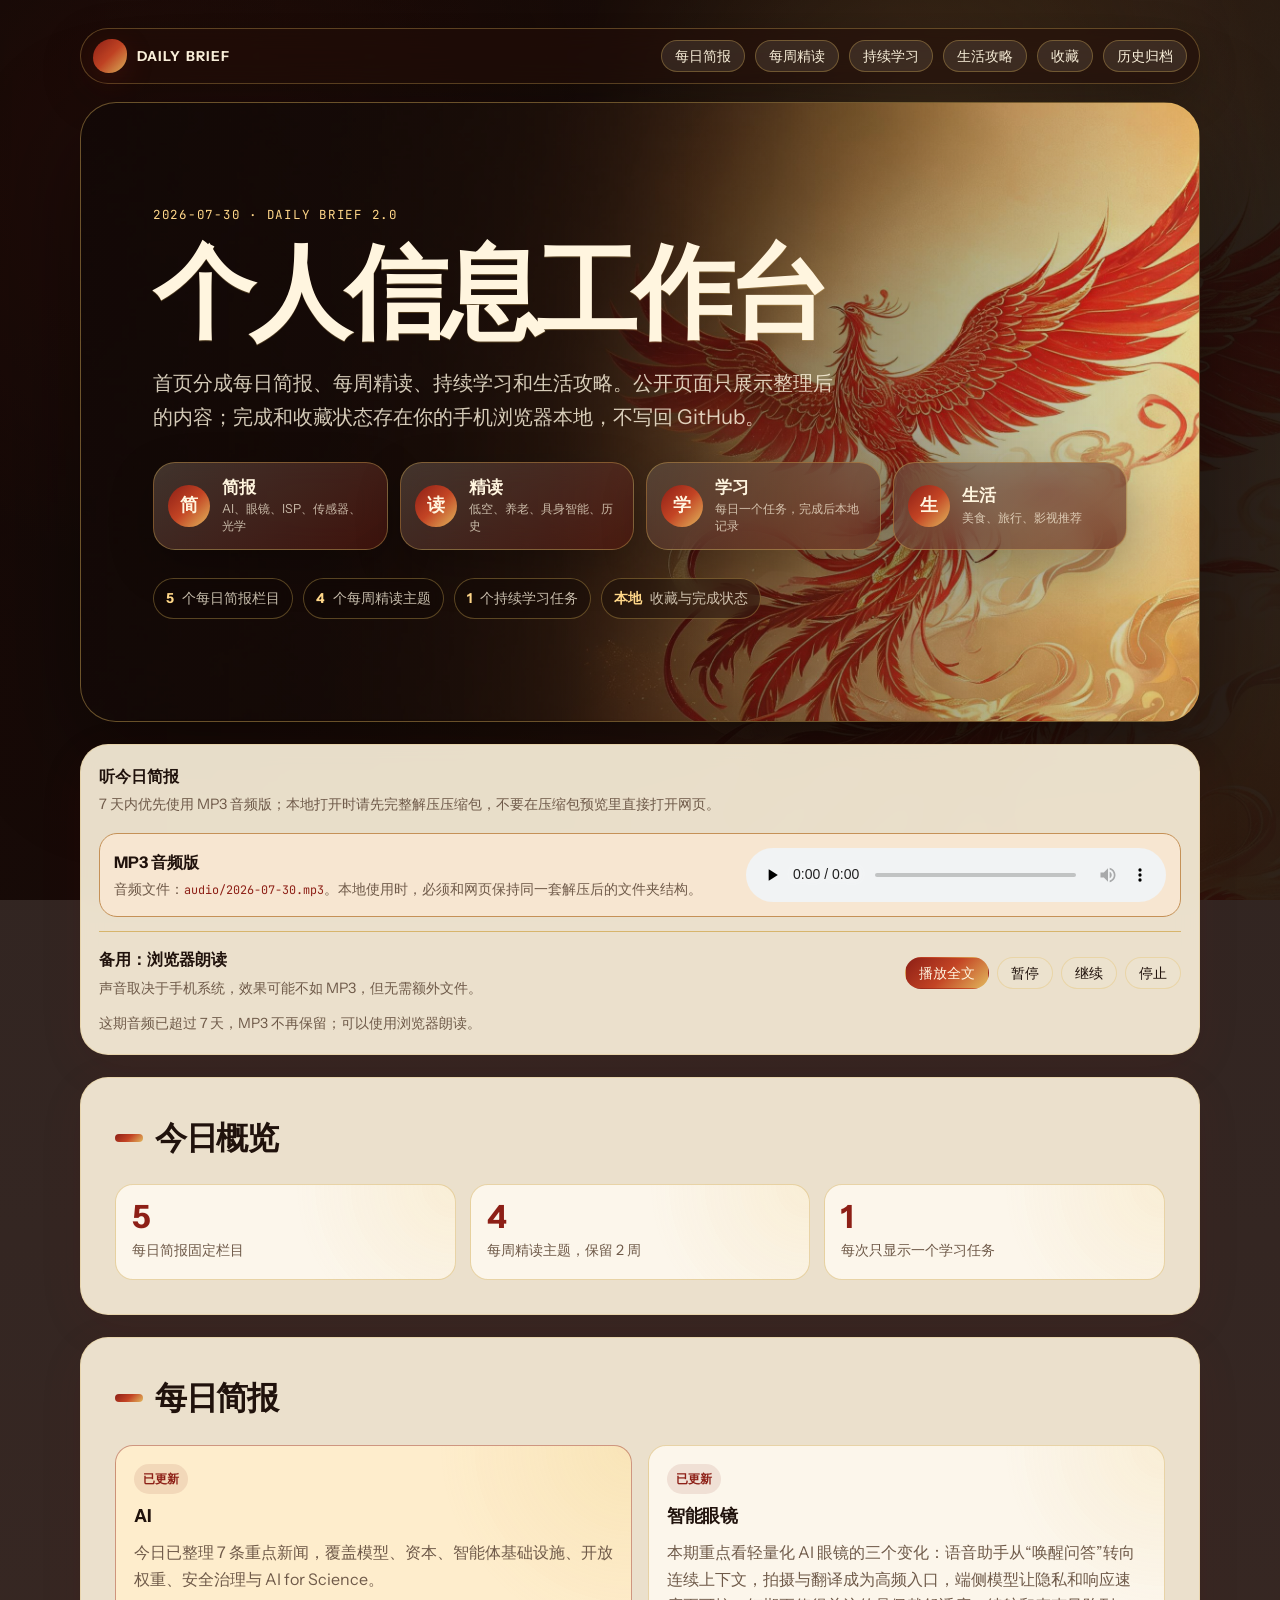
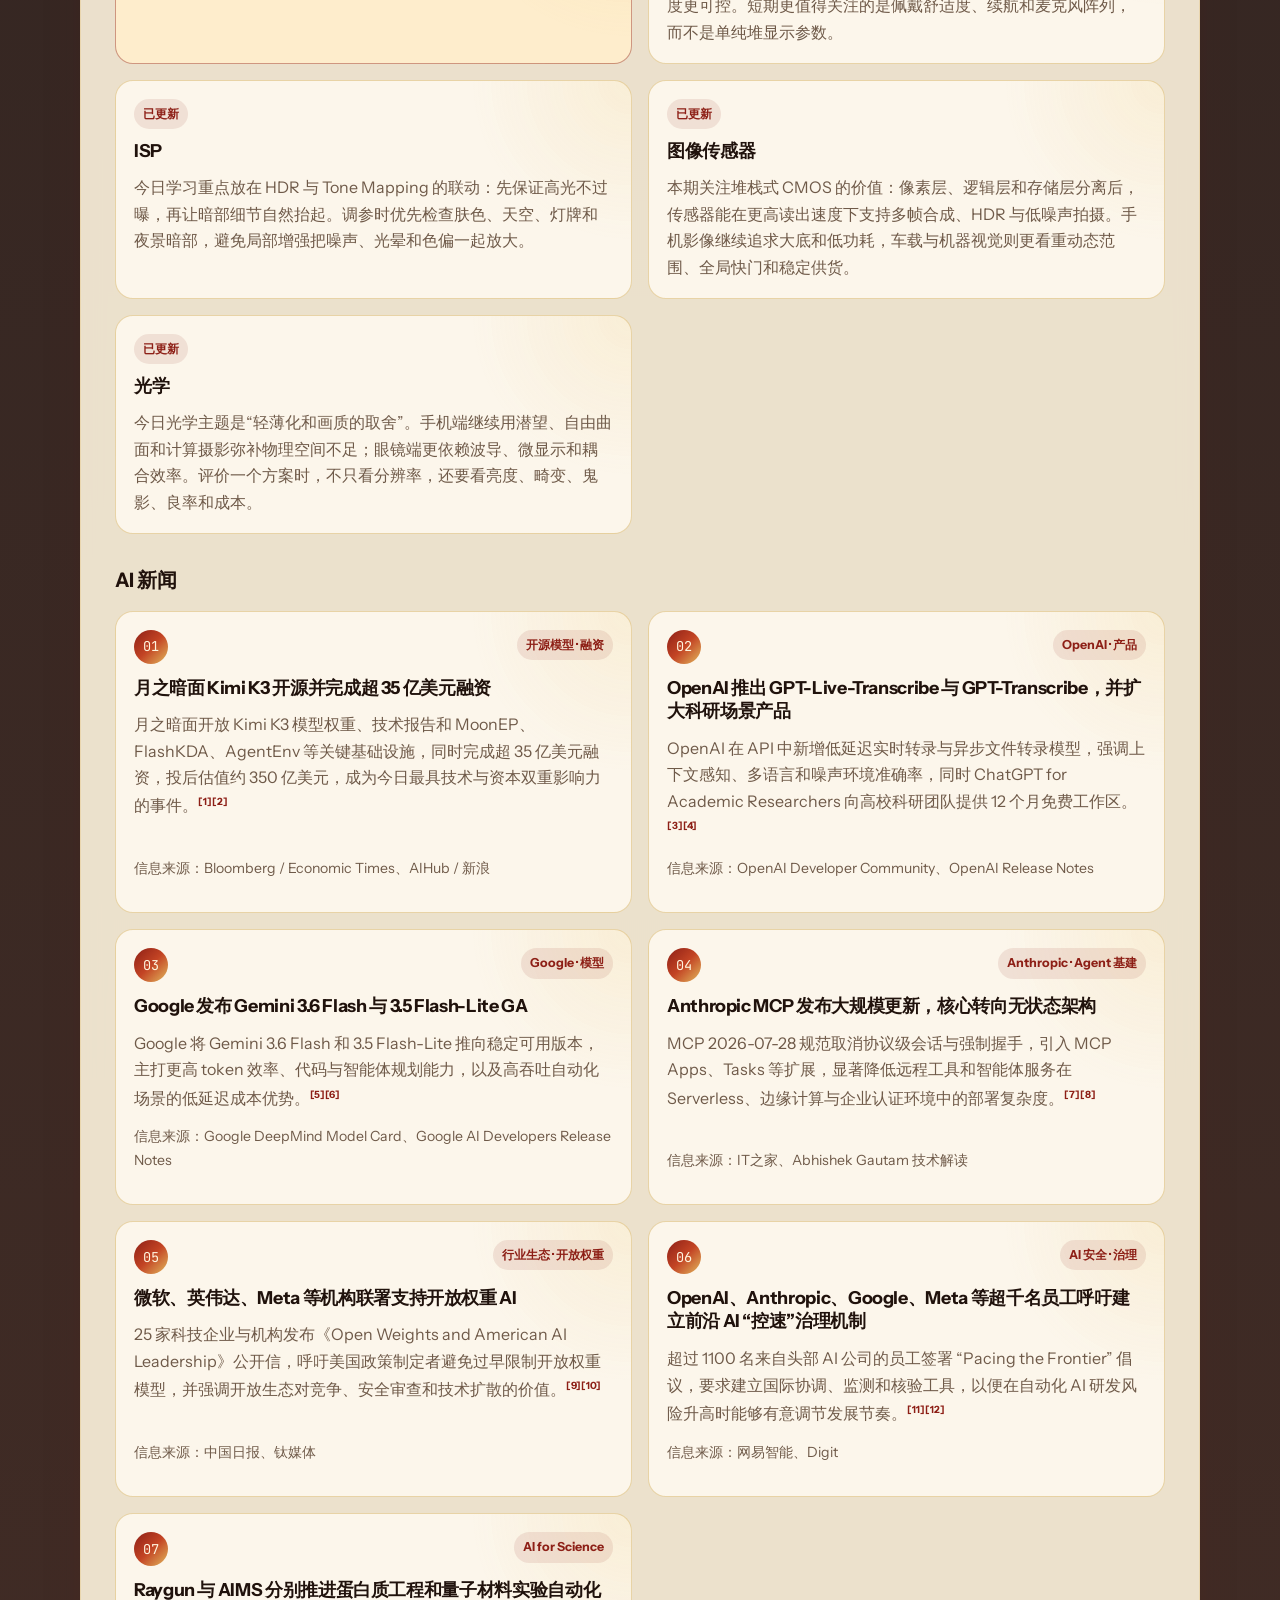
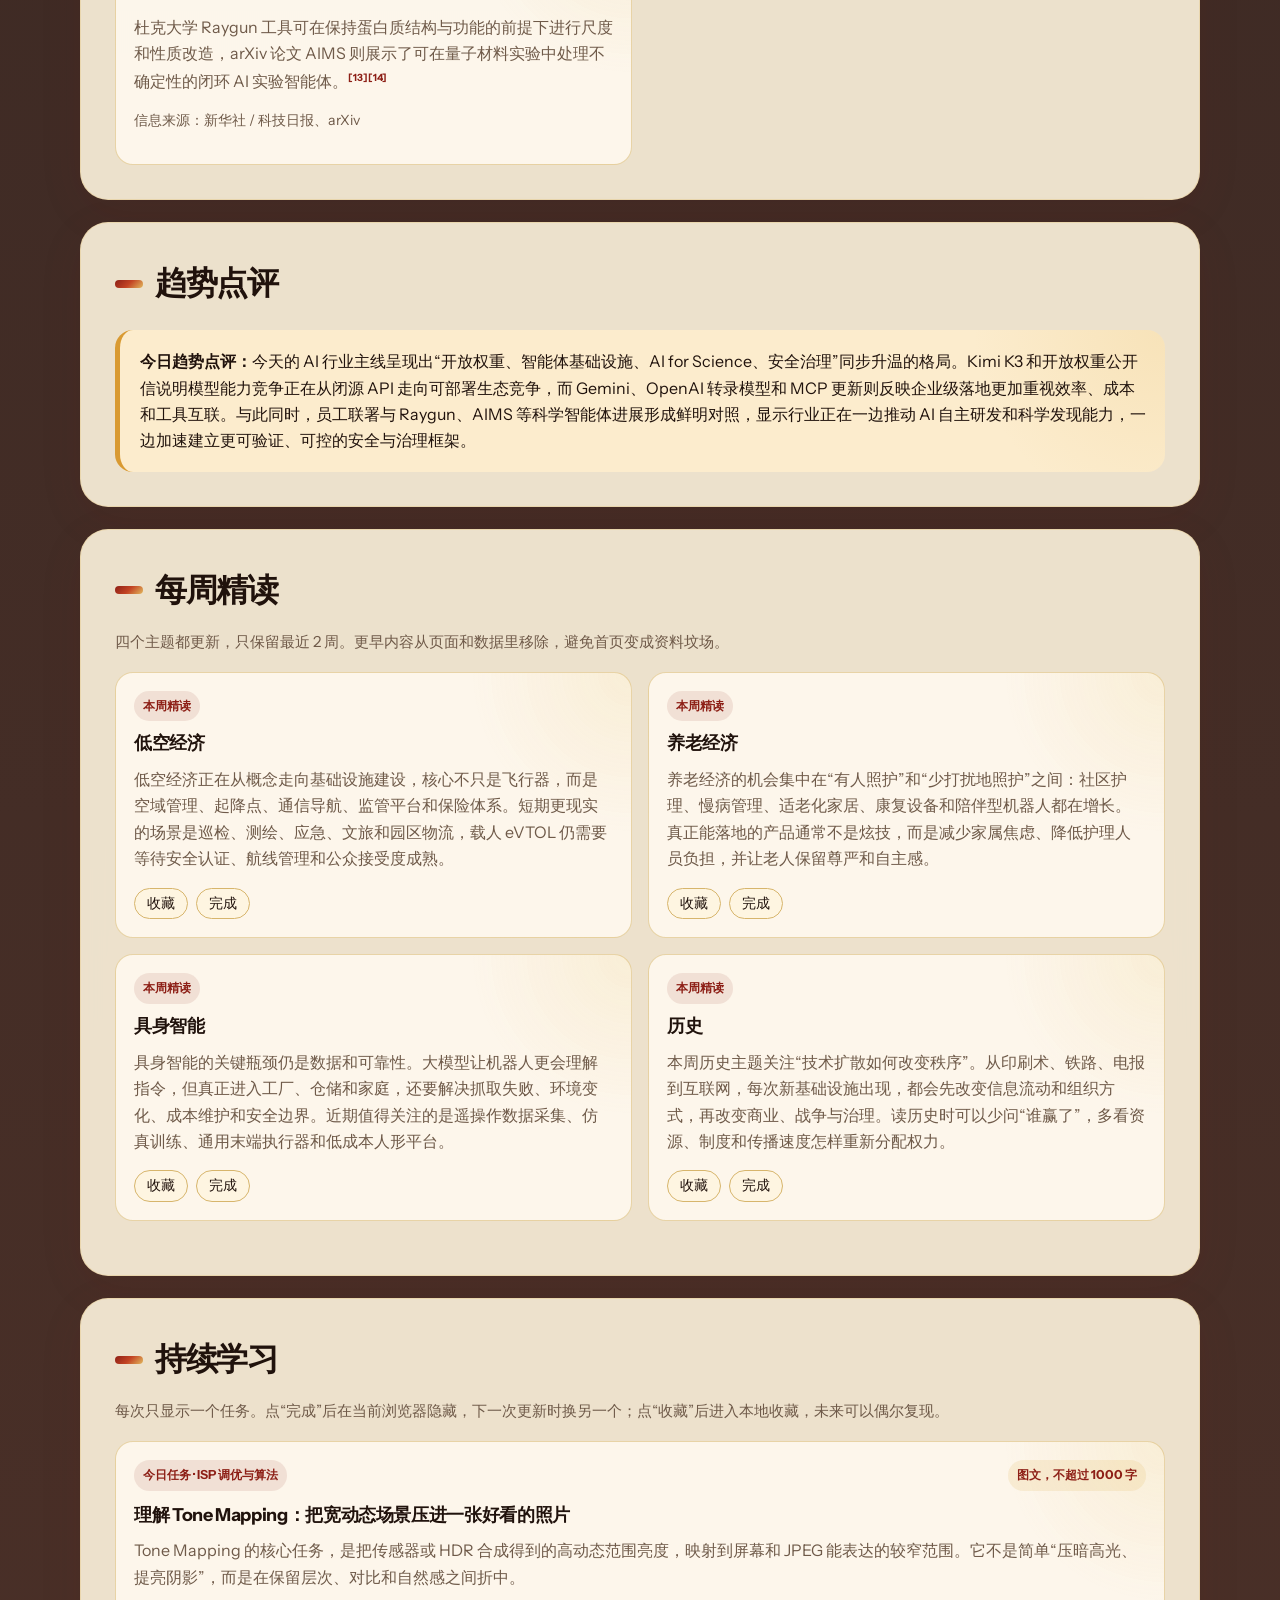
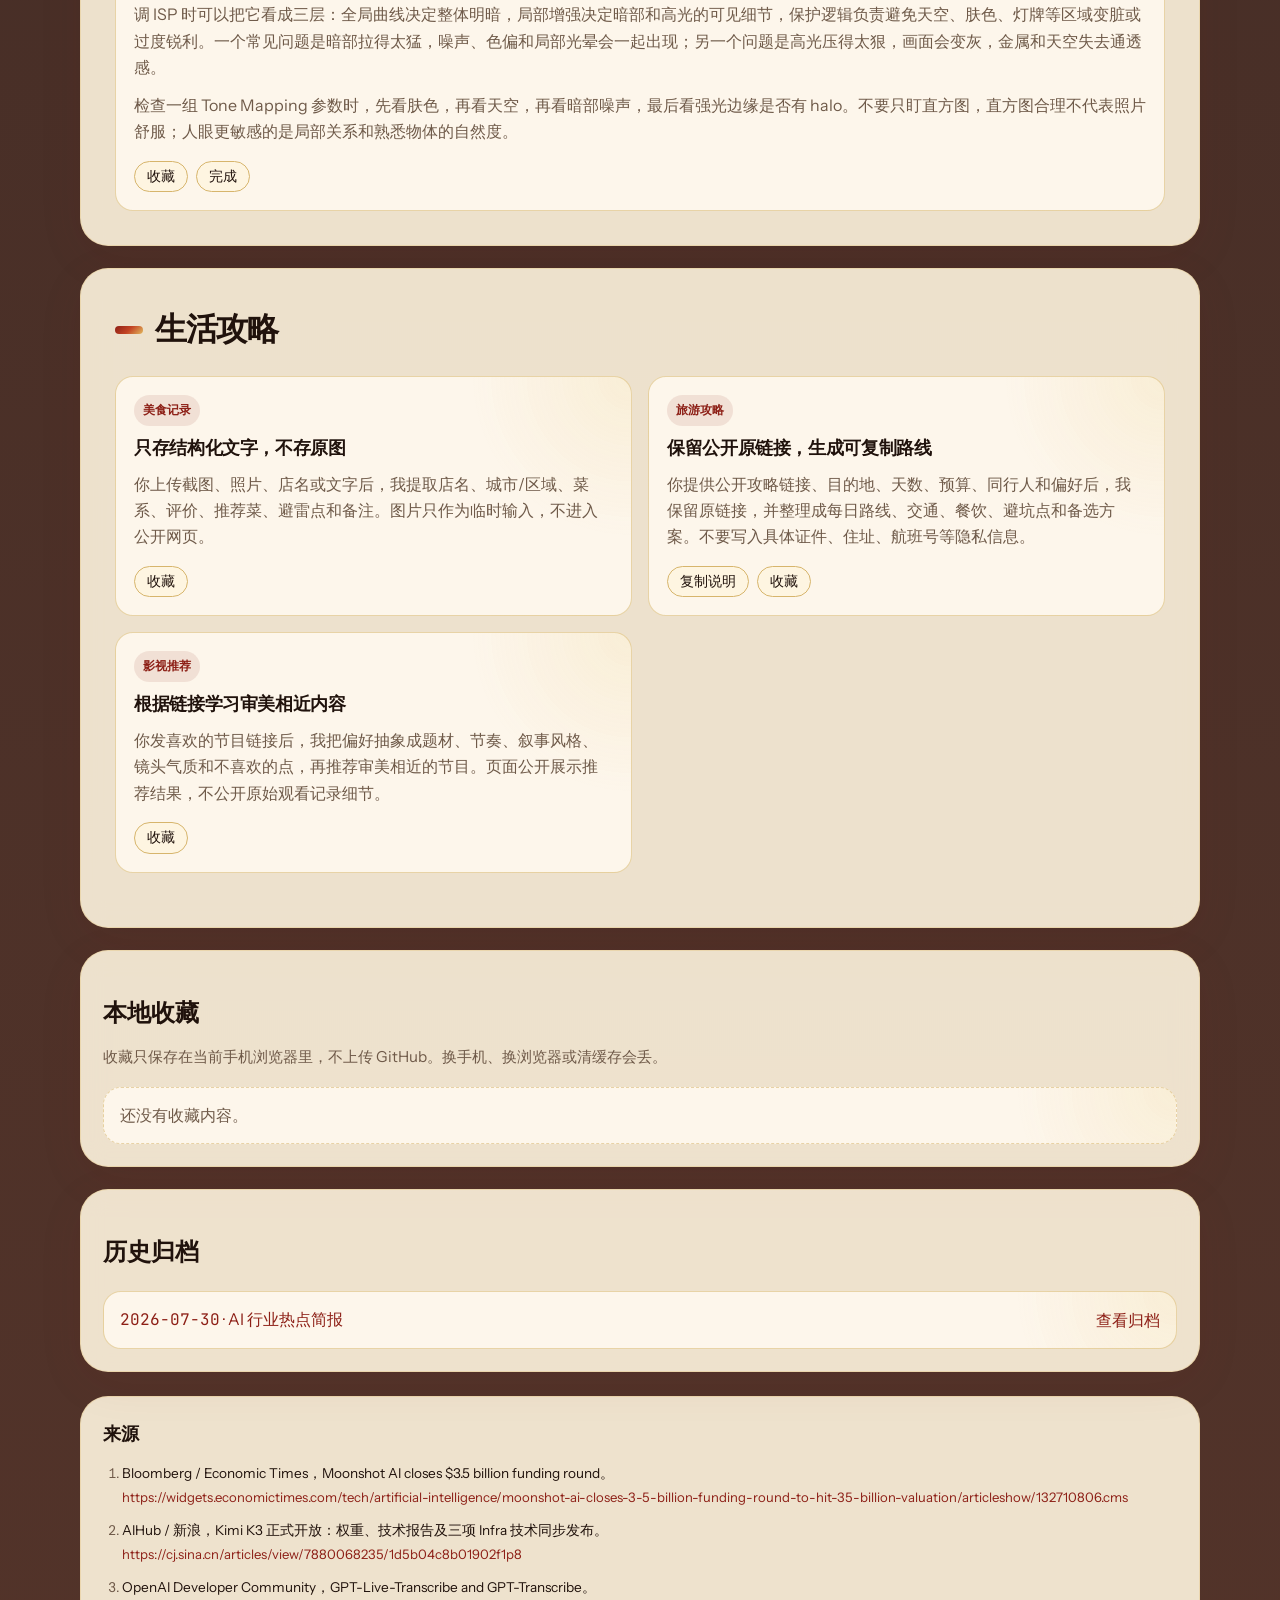
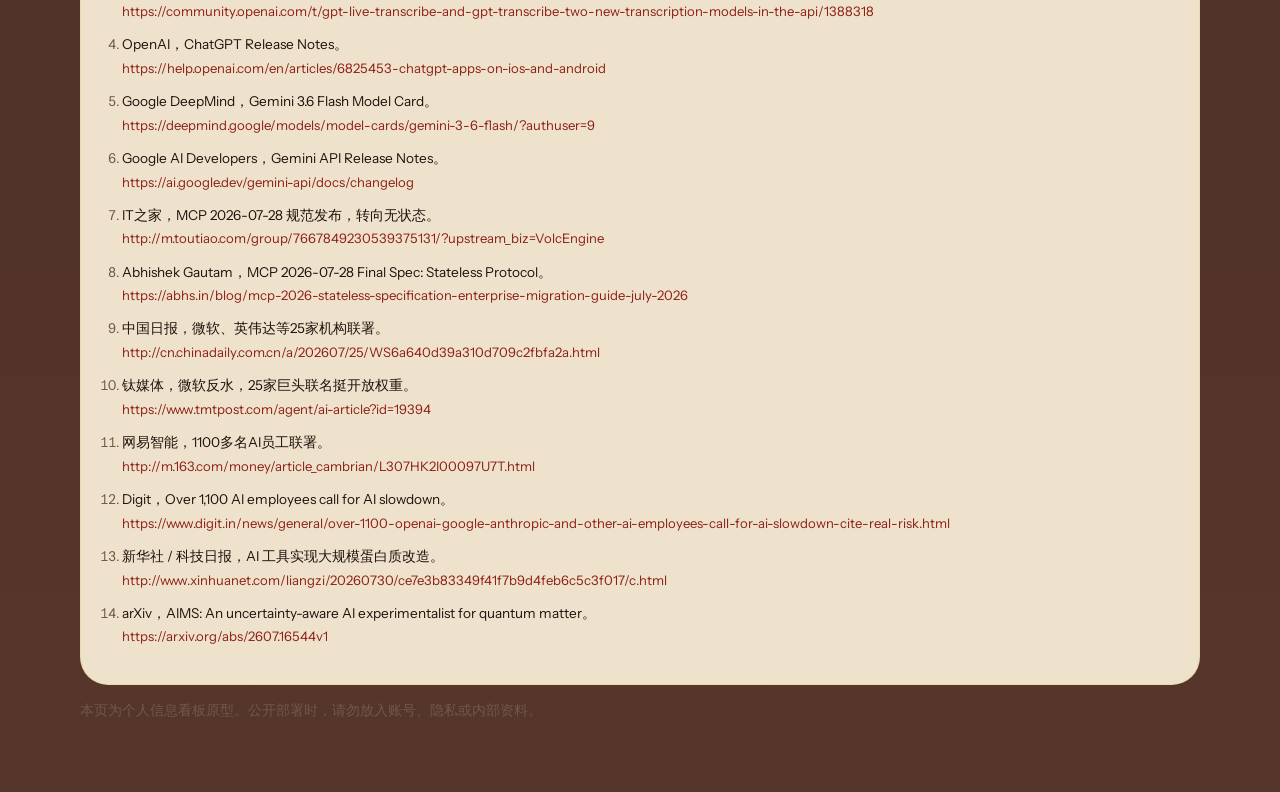
<file: daily-brief/index.html>
<!-- Generated by Trae Work -->
<!DOCTYPE html>
<html lang="zh-CN">
<head>
  <meta charset="UTF-8">
  <meta name="viewport" content="width=device-width, initial-scale=1.0">
  <title>Daily Brief｜个人信息工作台</title>
  <meta name="description" content="Daily Brief 2.0：每日简报、每周精读、持续学习、生活攻略、收藏与日期归档。">
  <link rel="stylesheet" href="assets/style.css">
</head>
<body>
  <div class="page">
    <header class="topbar">
      <div class="brand">
        <span class="brand-mark" aria-hidden="true"></span>
        <span>Daily Brief</span>
      </div>
      <nav class="nav" aria-label="页面导航">
        <a href="#daily-brief">每日简报</a>
        <a href="#weekly-deep">每周精读</a>
        <a href="#learning">持续学习</a>
        <a href="#life">生活攻略</a>
        <a href="#favorites">收藏</a>
        <a href="#archive">历史归档</a>
      </nav>
    </header>

    <main id="today">
      <section class="hero">
        <p class="kicker">2026-07-30 · Daily Brief 2.0</p>
        <h1>个人信息工作台</h1>
        <p class="hero-summary">首页分成每日简报、每周精读、持续学习和生活攻略。公开页面只展示整理后的内容；完成和收藏状态存在你的手机浏览器本地，不写回 GitHub。</p>
        <nav class="hero-categories" aria-label="核心分类">
          <a href="#daily-brief">
            <span class="category-mark">简</span>
            <span>
              <strong>简报</strong>
              <em>AI、眼镜、ISP、传感器、光学</em>
            </span>
          </a>
          <a href="#weekly-deep">
            <span class="category-mark">读</span>
            <span>
              <strong>精读</strong>
              <em>低空、养老、具身智能、历史</em>
            </span>
          </a>
          <a href="#learning">
            <span class="category-mark">学</span>
            <span>
              <strong>学习</strong>
              <em>每日一个任务，完成后本地记录</em>
            </span>
          </a>
          <a href="#life">
            <span class="category-mark">生</span>
            <span>
              <strong>生活</strong>
              <em>美食、旅行、影视推荐</em>
            </span>
          </a>
        </nav>
        <div class="meta-row">
          <span class="pill"><strong>5</strong> 个每日简报栏目</span>
          <span class="pill"><strong>4</strong> 个每周精读主题</span>
          <span class="pill"><strong>1</strong> 个持续学习任务</span>
          <span class="pill"><strong>本地</strong> 收藏与完成状态</span>
        </div>
      </section>

      <section class="audio-panel" aria-label="语音播报" data-audio-date="2026-07-30">
        <div class="audio-panel-header">
          <div>
            <p class="audio-title">听今日简报</p>
            <p class="audio-hint">7 天内优先使用 MP3 音频版；本地打开时请先完整解压压缩包，不要在压缩包预览里直接打开网页。</p>
          </div>
        </div>
        <div class="mp3-player" data-mp3-player>
          <div class="mp3-copy">
            <strong>MP3 音频版</strong>
            <span>音频文件：<code>audio/2026-07-30.mp3</code>。本地使用时，必须和网页保持同一套解压后的文件夹结构。</span>
          </div>
          <audio controls preload="none">
            <source src="audio/2026-07-30.mp3" type="audio/mpeg">
            当前浏览器不支持音频播放。
          </audio>
        </div>
        <div class="fallback-speech">
          <div>
            <p class="audio-title">备用：浏览器朗读</p>
            <p class="audio-hint">声音取决于手机系统，效果可能不如 MP3，但无需额外文件。</p>
          </div>
          <div class="audio-controls">
            <button class="audio-button primary" data-speak="play" type="button">播放全文</button>
            <button class="audio-button" data-speak="pause" type="button">暂停</button>
            <button class="audio-button" data-speak="resume" type="button">继续</button>
            <button class="audio-button" data-speak="stop" type="button">停止</button>
          </div>
        </div>
        <div class="status" data-speak-status>准备就绪。若浏览器不出声，请确认手机未静音，并使用 Chrome、Safari 或系统浏览器。</div>
      </section>

      <div data-speak-source>
        <section class="section" aria-labelledby="overview-title">
          <h2 id="overview-title">今日概览</h2>
          <div class="brief-grid">
            <div class="brief-stat">
              <div class="num">5</div>
              <div class="label">每日简报固定栏目</div>
            </div>
            <div class="brief-stat">
              <div class="num">4</div>
              <div class="label">每周精读主题，保留 2 周</div>
            </div>
            <div class="brief-stat">
              <div class="num">1</div>
              <div class="label">每次只显示一个学习任务</div>
            </div>
          </div>
        </section>

        <section id="daily-brief" class="section" aria-labelledby="news-title">
          <h2 id="news-title">每日简报</h2>
          <div class="module-grid">
            <article class="feature-card active">
              <span class="tag">已更新</span>
              <h3>AI</h3>
              <p>今日已整理 7 条重点新闻，覆盖模型、资本、智能体基础设施、开放权重、安全治理与 AI for Science。</p>
            </article>
            <article class="feature-card">
              <span class="tag">已更新</span>
              <h3>智能眼镜</h3>
              <p>本期重点看轻量化 AI 眼镜的三个变化：语音助手从“唤醒问答”转向连续上下文，拍摄与翻译成为高频入口，端侧模型让隐私和响应速度更可控。短期更值得关注的是佩戴舒适度、续航和麦克风阵列，而不是单纯堆显示参数。</p>
            </article>
            <article class="feature-card">
              <span class="tag">已更新</span>
              <h3>ISP</h3>
              <p>今日学习重点放在 HDR 与 Tone Mapping 的联动：先保证高光不过曝，再让暗部细节自然抬起。调参时优先检查肤色、天空、灯牌和夜景暗部，避免局部增强把噪声、光晕和色偏一起放大。</p>
            </article>
            <article class="feature-card">
              <span class="tag">已更新</span>
              <h3>图像传感器</h3>
              <p>本期关注堆栈式 CMOS 的价值：像素层、逻辑层和存储层分离后，传感器能在更高读出速度下支持多帧合成、HDR 与低噪声拍摄。手机影像继续追求大底和低功耗，车载与机器视觉则更看重动态范围、全局快门和稳定供货。</p>
            </article>
            <article class="feature-card">
              <span class="tag">已更新</span>
              <h3>光学</h3>
              <p>今日光学主题是“轻薄化和画质的取舍”。手机端继续用潜望、自由曲面和计算摄影弥补物理空间不足；眼镜端更依赖波导、微显示和耦合效率。评价一个方案时，不只看分辨率，还要看亮度、畸变、鬼影、良率和成本。</p>
            </article>
          </div>
          <h3 class="subsection-title" id="ai-news">AI 新闻</h3>
          <div class="cards">
            <article class="news-card">
              <div class="card-top">
                <span class="rank">01</span>
                <span class="tag">开源模型 · 融资</span>
              </div>
              <h3>月之暗面 Kimi K3 开源并完成超 35 亿美元融资</h3>
              <p class="summary">月之暗面开放 Kimi K3 模型权重、技术报告和 MoonEP、FlashKDA、AgentEnv 等关键基础设施，同时完成超 35 亿美元融资，投后估值约 350 亿美元，成为今日最具技术与资本双重影响力的事件。<sup><a href="#cite-1">[1]</a></sup><sup><a href="#cite-2">[2]</a></sup></p>
              <p class="sources-inline">信息来源：Bloomberg / Economic Times、AIHub / 新浪</p>
            </article>

            <article class="news-card">
              <div class="card-top">
                <span class="rank">02</span>
                <span class="tag">OpenAI · 产品</span>
              </div>
              <h3>OpenAI 推出 GPT-Live-Transcribe 与 GPT-Transcribe，并扩大科研场景产品</h3>
              <p class="summary">OpenAI 在 API 中新增低延迟实时转录与异步文件转录模型，强调上下文感知、多语言和噪声环境准确率，同时 ChatGPT for Academic Researchers 向高校科研团队提供 12 个月免费工作区。<sup><a href="#cite-3">[3]</a></sup><sup><a href="#cite-4">[4]</a></sup></p>
              <p class="sources-inline">信息来源：OpenAI Developer Community、OpenAI Release Notes</p>
            </article>

            <article class="news-card">
              <div class="card-top">
                <span class="rank">03</span>
                <span class="tag">Google · 模型</span>
              </div>
              <h3>Google 发布 Gemini 3.6 Flash 与 3.5 Flash-Lite GA</h3>
              <p class="summary">Google 将 Gemini 3.6 Flash 和 3.5 Flash-Lite 推向稳定可用版本，主打更高 token 效率、代码与智能体规划能力，以及高吞吐自动化场景的低延迟成本优势。<sup><a href="#cite-5">[5]</a></sup><sup><a href="#cite-6">[6]</a></sup></p>
              <p class="sources-inline">信息来源：Google DeepMind Model Card、Google AI Developers Release Notes</p>
            </article>

            <article class="news-card">
              <div class="card-top">
                <span class="rank">04</span>
                <span class="tag">Anthropic · Agent 基建</span>
              </div>
              <h3>Anthropic MCP 发布大规模更新，核心转向无状态架构</h3>
              <p class="summary">MCP 2026-07-28 规范取消协议级会话与强制握手，引入 MCP Apps、Tasks 等扩展，显著降低远程工具和智能体服务在 Serverless、边缘计算与企业认证环境中的部署复杂度。<sup><a href="#cite-7">[7]</a></sup><sup><a href="#cite-8">[8]</a></sup></p>
              <p class="sources-inline">信息来源：IT之家、Abhishek Gautam 技术解读</p>
            </article>

            <article class="news-card">
              <div class="card-top">
                <span class="rank">05</span>
                <span class="tag">行业生态 · 开放权重</span>
              </div>
              <h3>微软、英伟达、Meta 等机构联署支持开放权重 AI</h3>
              <p class="summary">25 家科技企业与机构发布《Open Weights and American AI Leadership》公开信，呼吁美国政策制定者避免过早限制开放权重模型，并强调开放生态对竞争、安全审查和技术扩散的价值。<sup><a href="#cite-9">[9]</a></sup><sup><a href="#cite-10">[10]</a></sup></p>
              <p class="sources-inline">信息来源：中国日报、钛媒体</p>
            </article>

            <article class="news-card">
              <div class="card-top">
                <span class="rank">06</span>
                <span class="tag">AI 安全 · 治理</span>
              </div>
              <h3>OpenAI、Anthropic、Google、Meta 等超千名员工呼吁建立前沿 AI “控速”治理机制</h3>
              <p class="summary">超过 1100 名来自头部 AI 公司的员工签署 “Pacing the Frontier” 倡议，要求建立国际协调、监测和核验工具，以便在自动化 AI 研发风险升高时能够有意调节发展节奏。<sup><a href="#cite-11">[11]</a></sup><sup><a href="#cite-12">[12]</a></sup></p>
              <p class="sources-inline">信息来源：网易智能、Digit</p>
            </article>

            <article class="news-card">
              <div class="card-top">
                <span class="rank">07</span>
                <span class="tag">AI for Science</span>
              </div>
              <h3>Raygun 与 AIMS 分别推进蛋白质工程和量子材料实验自动化</h3>
              <p class="summary">杜克大学 Raygun 工具可在保持蛋白质结构与功能的前提下进行尺度和性质改造，arXiv 论文 AIMS 则展示了可在量子材料实验中处理不确定性的闭环 AI 实验智能体。<sup><a href="#cite-13">[13]</a></sup><sup><a href="#cite-14">[14]</a></sup></p>
              <p class="sources-inline">信息来源：新华社 / 科技日报、arXiv</p>
            </article>
          </div>
        </section>

        <section class="section" aria-labelledby="trend-title">
          <h2 id="trend-title">趋势点评</h2>
          <div class="trend">
            <p><strong>今日趋势点评：</strong>今天的 AI 行业主线呈现出“开放权重、智能体基础设施、AI for Science、安全治理”同步升温的格局。Kimi K3 和开放权重公开信说明模型能力竞争正在从闭源 API 走向可部署生态竞争，而 Gemini、OpenAI 转录模型和 MCP 更新则反映企业级落地更加重视效率、成本和工具互联。与此同时，员工联署与 Raygun、AIMS 等科学智能体进展形成鲜明对照，显示行业正在一边推动 AI 自主研发和科学发现能力，一边加速建立更可验证、可控的安全与治理框架。</p>
          </div>
        </section>

        <section id="weekly-deep" class="section" aria-labelledby="weekly-title">
          <h2 id="weekly-title">每周精读</h2>
          <p class="section-note">四个主题都更新，只保留最近 2 周。更早内容从页面和数据里移除，避免首页变成资料坟场。</p>
          <div class="module-grid">
            <article class="feature-card" data-item-id="weekly-low-altitude-2026w31">
              <span class="tag">本周精读</span>
              <h3>低空经济</h3>
              <p>低空经济正在从概念走向基础设施建设，核心不只是飞行器，而是空域管理、起降点、通信导航、监管平台和保险体系。短期更现实的场景是巡检、测绘、应急、文旅和园区物流，载人 eVTOL 仍需要等待安全认证、航线管理和公众接受度成熟。</p>
              <div class="action-row">
                <button class="state-button" data-action="favorite" data-title="每周精读：低空经济">收藏</button>
                <button class="state-button" data-action="complete" data-title="每周精读：低空经济">完成</button>
              </div>
            </article>
            <article class="feature-card" data-item-id="weekly-silver-economy-2026w31">
              <span class="tag">本周精读</span>
              <h3>养老经济</h3>
              <p>养老经济的机会集中在“有人照护”和“少打扰地照护”之间：社区护理、慢病管理、适老化家居、康复设备和陪伴型机器人都在增长。真正能落地的产品通常不是炫技，而是减少家属焦虑、降低护理人员负担，并让老人保留尊严和自主感。</p>
              <div class="action-row">
                <button class="state-button" data-action="favorite" data-title="每周精读：养老经济">收藏</button>
                <button class="state-button" data-action="complete" data-title="每周精读：养老经济">完成</button>
              </div>
            </article>
            <article class="feature-card" data-item-id="weekly-embodied-ai-2026w31">
              <span class="tag">本周精读</span>
              <h3>具身智能</h3>
              <p>具身智能的关键瓶颈仍是数据和可靠性。大模型让机器人更会理解指令，但真正进入工厂、仓储和家庭，还要解决抓取失败、环境变化、成本维护和安全边界。近期值得关注的是遥操作数据采集、仿真训练、通用末端执行器和低成本人形平台。</p>
              <div class="action-row">
                <button class="state-button" data-action="favorite" data-title="每周精读：具身智能">收藏</button>
                <button class="state-button" data-action="complete" data-title="每周精读：具身智能">完成</button>
              </div>
            </article>
            <article class="feature-card" data-item-id="weekly-history-2026w31">
              <span class="tag">本周精读</span>
              <h3>历史</h3>
              <p>本周历史主题关注“技术扩散如何改变秩序”。从印刷术、铁路、电报到互联网，每次新基础设施出现，都会先改变信息流动和组织方式，再改变商业、战争与治理。读历史时可以少问“谁赢了”，多看资源、制度和传播速度怎样重新分配权力。</p>
              <div class="action-row">
                <button class="state-button" data-action="favorite" data-title="每周精读：历史">收藏</button>
                <button class="state-button" data-action="complete" data-title="每周精读：历史">完成</button>
              </div>
            </article>
          </div>
        </section>

        <section id="learning" class="section" aria-labelledby="learning-title">
          <h2 id="learning-title">持续学习</h2>
          <p class="section-note">每次只显示一个任务。点“完成”后在当前浏览器隐藏，下一次更新时换另一个；点“收藏”后进入本地收藏，未来可以偶尔复现。</p>
          <article class="learning-card" data-item-id="learning-isp-tone-mapping-2026-07-30">
            <div class="card-top">
              <span class="tag">今日任务 · ISP 调优与算法</span>
              <span class="tag muted-tag">图文，不超过 1000 字</span>
            </div>
            <h3>理解 Tone Mapping：把宽动态场景压进一张好看的照片</h3>
            <p>Tone Mapping 的核心任务，是把传感器或 HDR 合成得到的高动态范围亮度，映射到屏幕和 JPEG 能表达的较窄范围。它不是简单“压暗高光、提亮阴影”，而是在保留层次、对比和自然感之间折中。</p>
            <p>调 ISP 时可以把它看成三层：全局曲线决定整体明暗，局部增强决定暗部和高光的可见细节，保护逻辑负责避免天空、肤色、灯牌等区域变脏或过度锐利。一个常见问题是暗部拉得太猛，噪声、色偏和局部光晕会一起出现；另一个问题是高光压得太狠，画面会变灰，金属和天空失去通透感。</p>
            <p>检查一组 Tone Mapping 参数时，先看肤色，再看天空，再看暗部噪声，最后看强光边缘是否有 halo。不要只盯直方图，直方图合理不代表照片舒服；人眼更敏感的是局部关系和熟悉物体的自然度。</p>
            <div class="action-row">
              <button class="state-button" data-action="favorite" data-title="持续学习：理解 Tone Mapping">收藏</button>
              <button class="state-button" data-action="complete" data-title="持续学习：理解 Tone Mapping">完成</button>
            </div>
          </article>
        </section>

        <section id="life" class="section" aria-labelledby="life-title">
          <h2 id="life-title">生活攻略</h2>
          <div class="module-grid">
            <article class="feature-card" data-item-id="life-food-ledger">
              <span class="tag">美食记录</span>
              <h3>只存结构化文字，不存原图</h3>
              <p>你上传截图、照片、店名或文字后，我提取店名、城市/区域、菜系、评价、推荐菜、避雷点和备注。图片只作为临时输入，不进入公开网页。</p>
              <div class="action-row">
                <button class="state-button" data-action="favorite" data-title="生活攻略：美食记录规则">收藏</button>
              </div>
            </article>
            <article class="feature-card" data-item-id="life-travel-planner">
              <span class="tag">旅游攻略</span>
              <h3>保留公开原链接，生成可复制路线</h3>
              <p id="travel-copy">你提供公开攻略链接、目的地、天数、预算、同行人和偏好后，我保留原链接，并整理成每日路线、交通、餐饮、避坑点和备选方案。不要写入具体证件、住址、航班号等隐私信息。</p>
              <div class="action-row">
                <button class="state-button" data-copy-target="travel-copy">复制说明</button>
                <button class="state-button" data-action="favorite" data-title="生活攻略：旅游攻略规则">收藏</button>
              </div>
            </article>
            <article class="feature-card" data-item-id="life-media-taste">
              <span class="tag">影视推荐</span>
              <h3>根据链接学习审美相近内容</h3>
              <p>你发喜欢的节目链接后，我把偏好抽象成题材、节奏、叙事风格、镜头气质和不喜欢的点，再推荐审美相近的节目。页面公开展示推荐结果，不公开原始观看记录细节。</p>
              <div class="action-row">
                <button class="state-button" data-action="favorite" data-title="生活攻略：影视推荐规则">收藏</button>
              </div>
            </article>
          </div>
        </section>
      </div>

      <section id="favorites" class="archive-panel" aria-labelledby="favorites-title">
        <h2 id="favorites-title">本地收藏</h2>
        <p class="section-note">收藏只保存在当前手机浏览器里，不上传 GitHub。换手机、换浏览器或清缓存会丢。</p>
        <ul class="archive-list" data-favorites-list>
          <li class="empty-state">还没有收藏内容。</li>
        </ul>
      </section>

      <section id="archive" class="archive-panel" aria-labelledby="archive-title">
        <h2 id="archive-title">历史归档</h2>
        <ul class="archive-list">
          <li>
            <a href="2026/07/30/">
              <span><span class="archive-date">2026-07-30</span> · AI 行业热点简报</span>
              <span>查看归档</span>
            </a>
          </li>
        </ul>
      </section>
    </main>

    <footer>
      <div id="sources" class="sources">
        <h2>来源</h2>
        <ol>
          <li id="cite-1"><span class="src-title">Bloomberg / Economic Times，Moonshot AI closes $3.5 billion funding round。</span><a class="src-url" href="https://widgets.economictimes.com/tech/artificial-intelligence/moonshot-ai-closes-3-5-billion-funding-round-to-hit-35-billion-valuation/articleshow/132710806.cms" target="_blank" rel="noopener">https://widgets.economictimes.com/tech/artificial-intelligence/moonshot-ai-closes-3-5-billion-funding-round-to-hit-35-billion-valuation/articleshow/132710806.cms</a></li>
          <li id="cite-2"><span class="src-title">AIHub / 新浪，Kimi K3 正式开放：权重、技术报告及三项 Infra 技术同步发布。</span><a class="src-url" href="https://cj.sina.cn/articles/view/7880068235/1d5b04c8b01902f1p8" target="_blank" rel="noopener">https://cj.sina.cn/articles/view/7880068235/1d5b04c8b01902f1p8</a></li>
          <li id="cite-3"><span class="src-title">OpenAI Developer Community，GPT-Live-Transcribe and GPT-Transcribe。</span><a class="src-url" href="https://community.openai.com/t/gpt-live-transcribe-and-gpt-transcribe-two-new-transcription-models-in-the-api/1388318" target="_blank" rel="noopener">https://community.openai.com/t/gpt-live-transcribe-and-gpt-transcribe-two-new-transcription-models-in-the-api/1388318</a></li>
          <li id="cite-4"><span class="src-title">OpenAI，ChatGPT Release Notes。</span><a class="src-url" href="https://help.openai.com/en/articles/6825453-chatgpt-apps-on-ios-and-android" target="_blank" rel="noopener">https://help.openai.com/en/articles/6825453-chatgpt-apps-on-ios-and-android</a></li>
          <li id="cite-5"><span class="src-title">Google DeepMind，Gemini 3.6 Flash Model Card。</span><a class="src-url" href="https://deepmind.google/models/model-cards/gemini-3-6-flash/?authuser=9" target="_blank" rel="noopener">https://deepmind.google/models/model-cards/gemini-3-6-flash/?authuser=9</a></li>
          <li id="cite-6"><span class="src-title">Google AI Developers，Gemini API Release Notes。</span><a class="src-url" href="https://ai.google.dev/gemini-api/docs/changelog" target="_blank" rel="noopener">https://ai.google.dev/gemini-api/docs/changelog</a></li>
          <li id="cite-7"><span class="src-title">IT之家，MCP 2026-07-28 规范发布，转向无状态。</span><a class="src-url" href="http://m.toutiao.com/group/7667849230539375131/?upstream_biz=VolcEngine" target="_blank" rel="noopener">http://m.toutiao.com/group/7667849230539375131/?upstream_biz=VolcEngine</a></li>
          <li id="cite-8"><span class="src-title">Abhishek Gautam，MCP 2026-07-28 Final Spec: Stateless Protocol。</span><a class="src-url" href="https://abhs.in/blog/mcp-2026-stateless-specification-enterprise-migration-guide-july-2026" target="_blank" rel="noopener">https://abhs.in/blog/mcp-2026-stateless-specification-enterprise-migration-guide-july-2026</a></li>
          <li id="cite-9"><span class="src-title">中国日报，微软、英伟达等25家机构联署。</span><a class="src-url" href="http://cn.chinadaily.com.cn/a/202607/25/WS6a640d39a310d709c2fbfa2a.html" target="_blank" rel="noopener">http://cn.chinadaily.com.cn/a/202607/25/WS6a640d39a310d709c2fbfa2a.html</a></li>
          <li id="cite-10"><span class="src-title">钛媒体，微软反水，25家巨头联名挺开放权重。</span><a class="src-url" href="https://www.tmtpost.com/agent/ai-article?id=19394" target="_blank" rel="noopener">https://www.tmtpost.com/agent/ai-article?id=19394</a></li>
          <li id="cite-11"><span class="src-title">网易智能，1100多名AI员工联署。</span><a class="src-url" href="http://m.163.com/money/article_cambrian/L307HK2I00097U7T.html" target="_blank" rel="noopener">http://m.163.com/money/article_cambrian/L307HK2I00097U7T.html</a></li>
          <li id="cite-12"><span class="src-title">Digit，Over 1,100 AI employees call for AI slowdown。</span><a class="src-url" href="https://www.digit.in/news/general/over-1100-openai-google-anthropic-and-other-ai-employees-call-for-ai-slowdown-cite-real-risk.html" target="_blank" rel="noopener">https://www.digit.in/news/general/over-1100-openai-google-anthropic-and-other-ai-employees-call-for-ai-slowdown-cite-real-risk.html</a></li>
          <li id="cite-13"><span class="src-title">新华社 / 科技日报，AI 工具实现大规模蛋白质改造。</span><a class="src-url" href="http://www.xinhuanet.com/liangzi/20260730/ce7e3b83349f41f7b9d4feb6c5c3f017/c.html" target="_blank" rel="noopener">http://www.xinhuanet.com/liangzi/20260730/ce7e3b83349f41f7b9d4feb6c5c3f017/c.html</a></li>
          <li id="cite-14"><span class="src-title">arXiv，AIMS: An uncertainty-aware AI experimentalist for quantum matter。</span><a class="src-url" href="https://arxiv.org/abs/2607.16544v1" target="_blank" rel="noopener">https://arxiv.org/abs/2607.16544v1</a></li>
        </ol>
      </div>
      <p>本页为个人信息看板原型。公开部署时，请勿放入账号、隐私或内部资料。</p>
    </footer>
  </div>

  <script src="assets/app.js"></script>
</body>
</html>
</file>
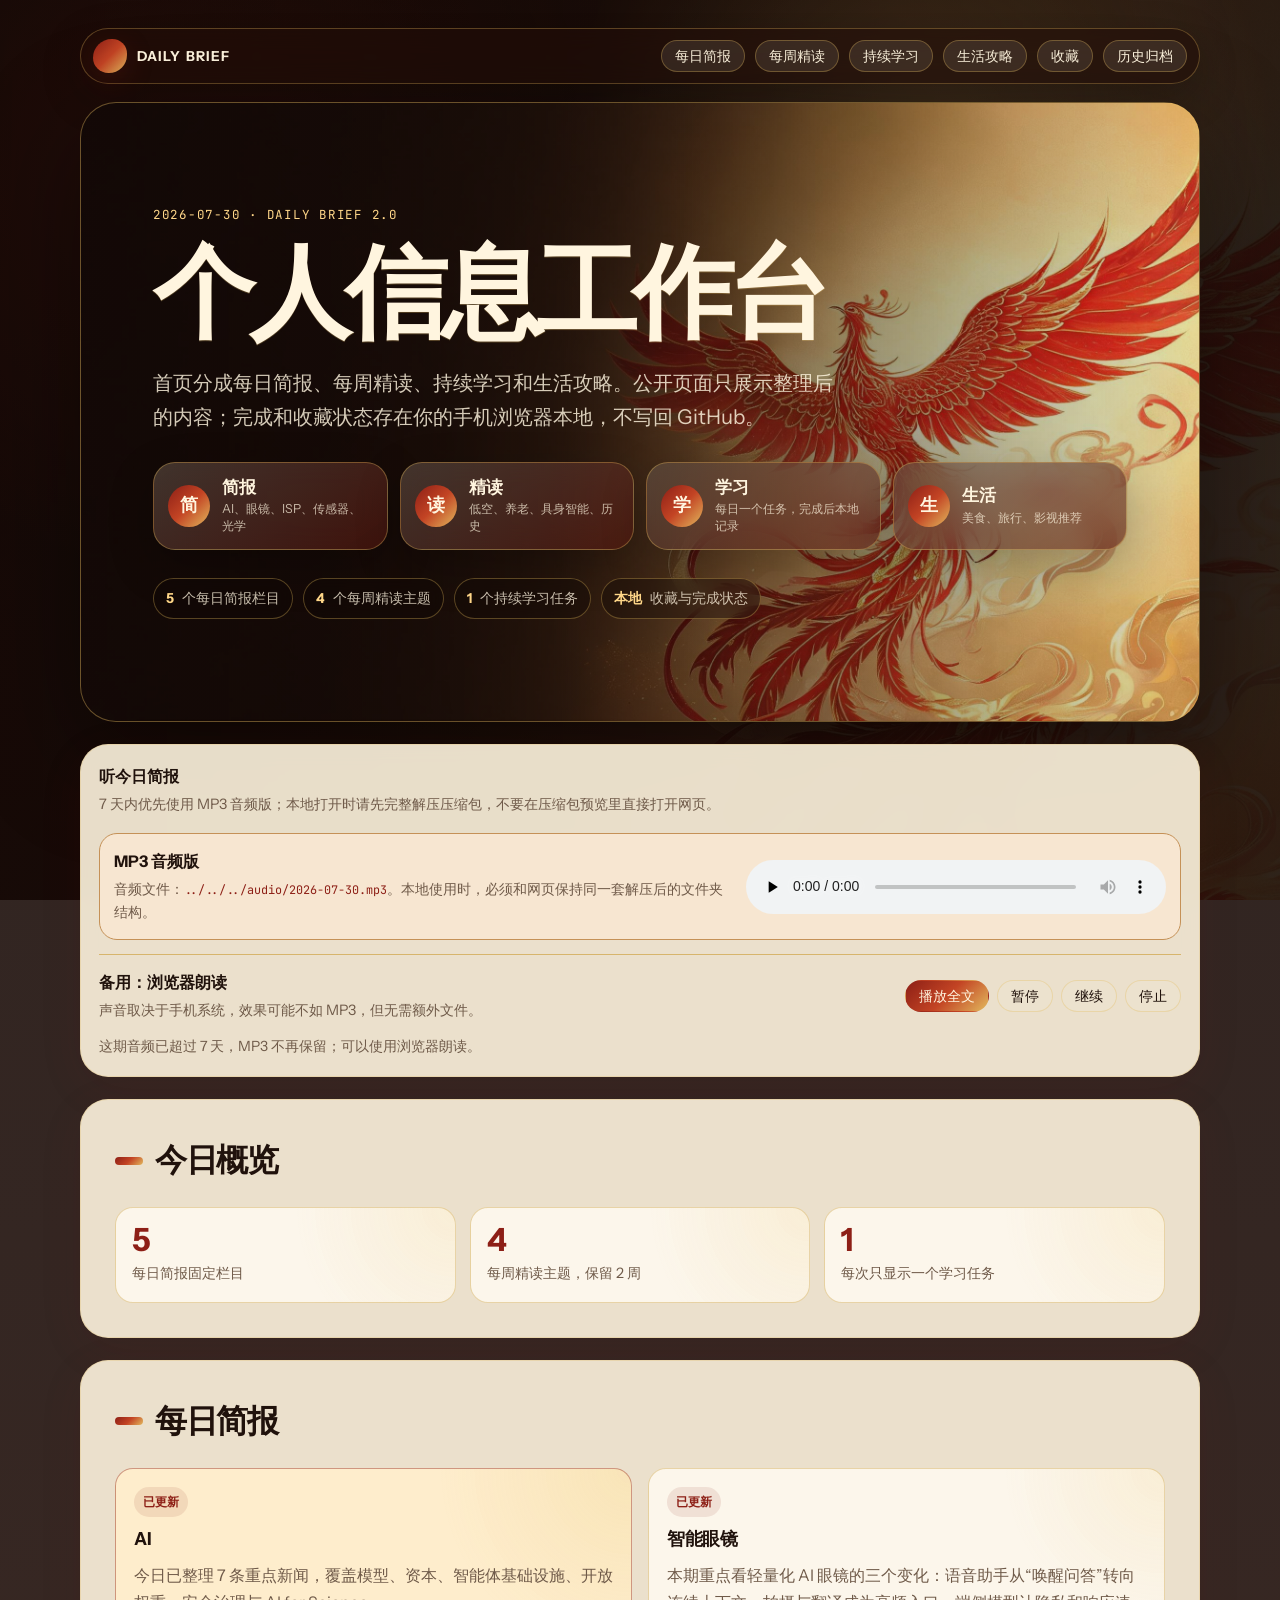
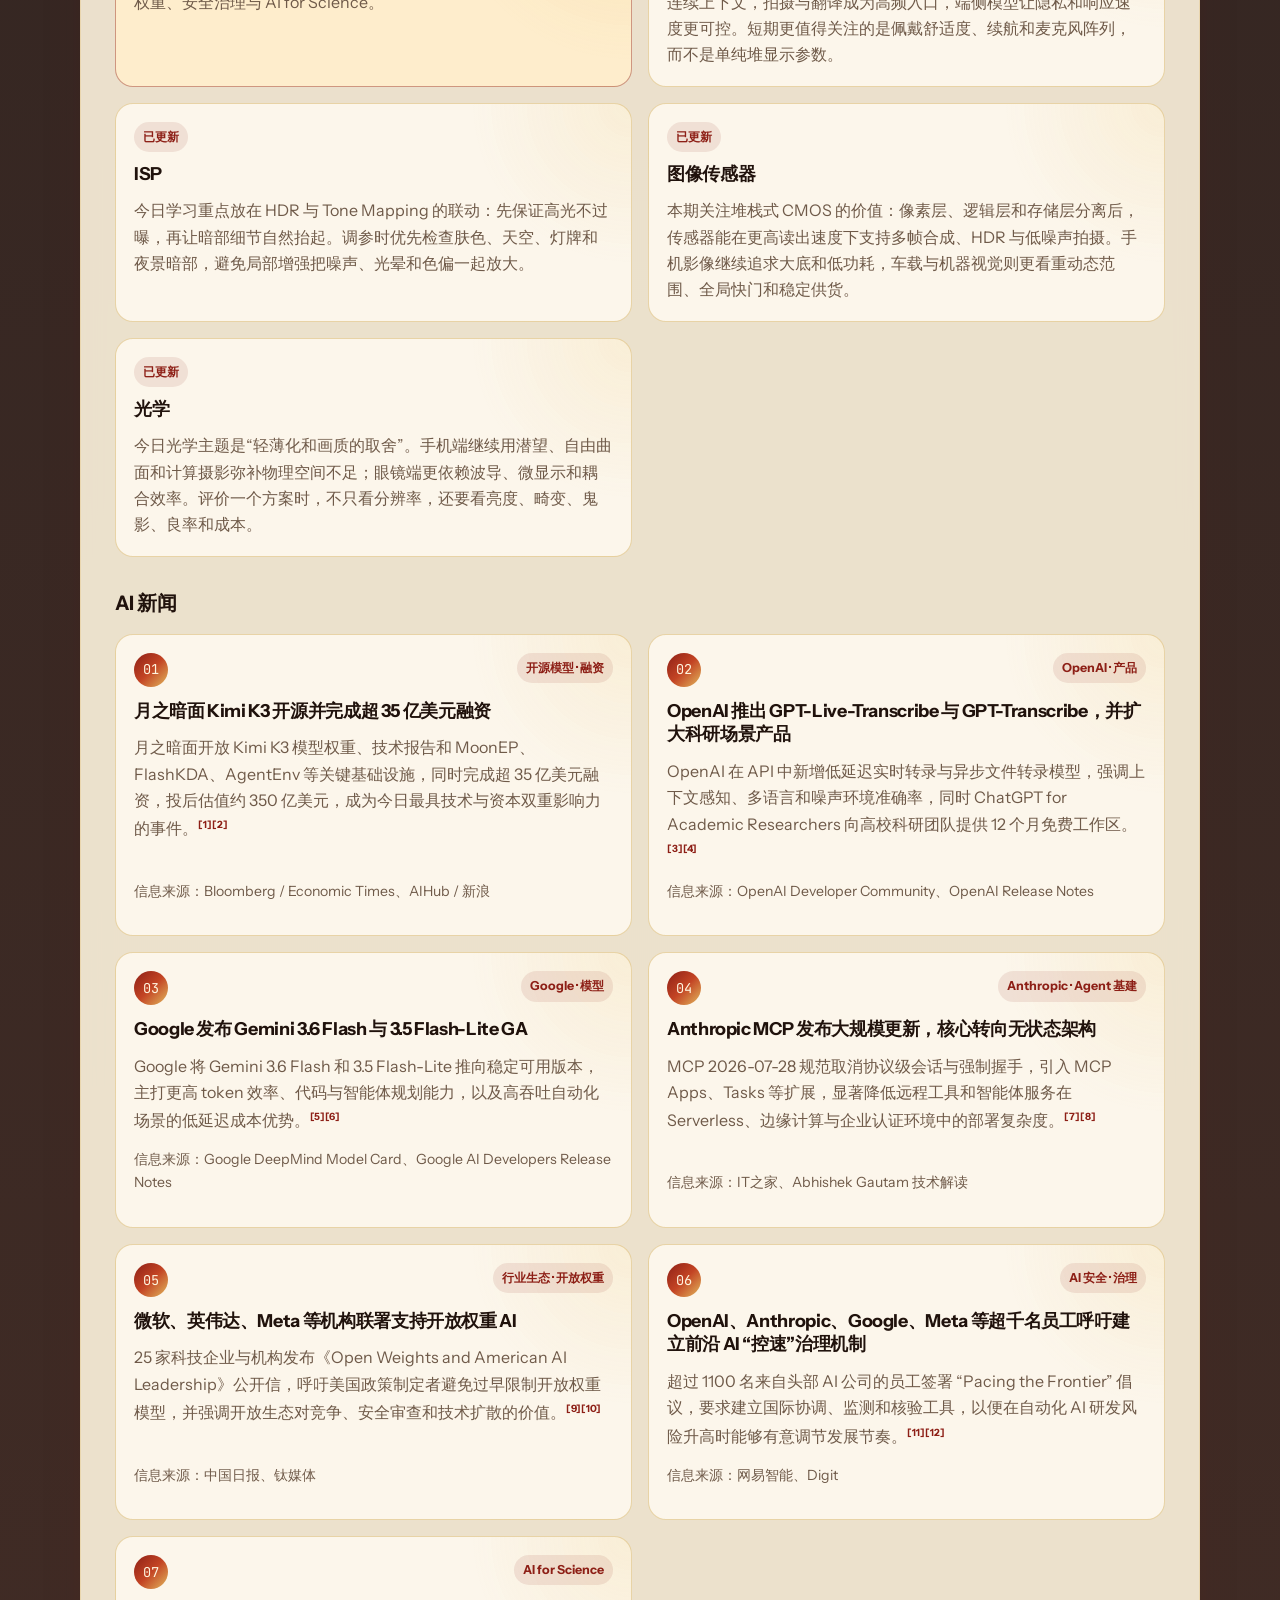
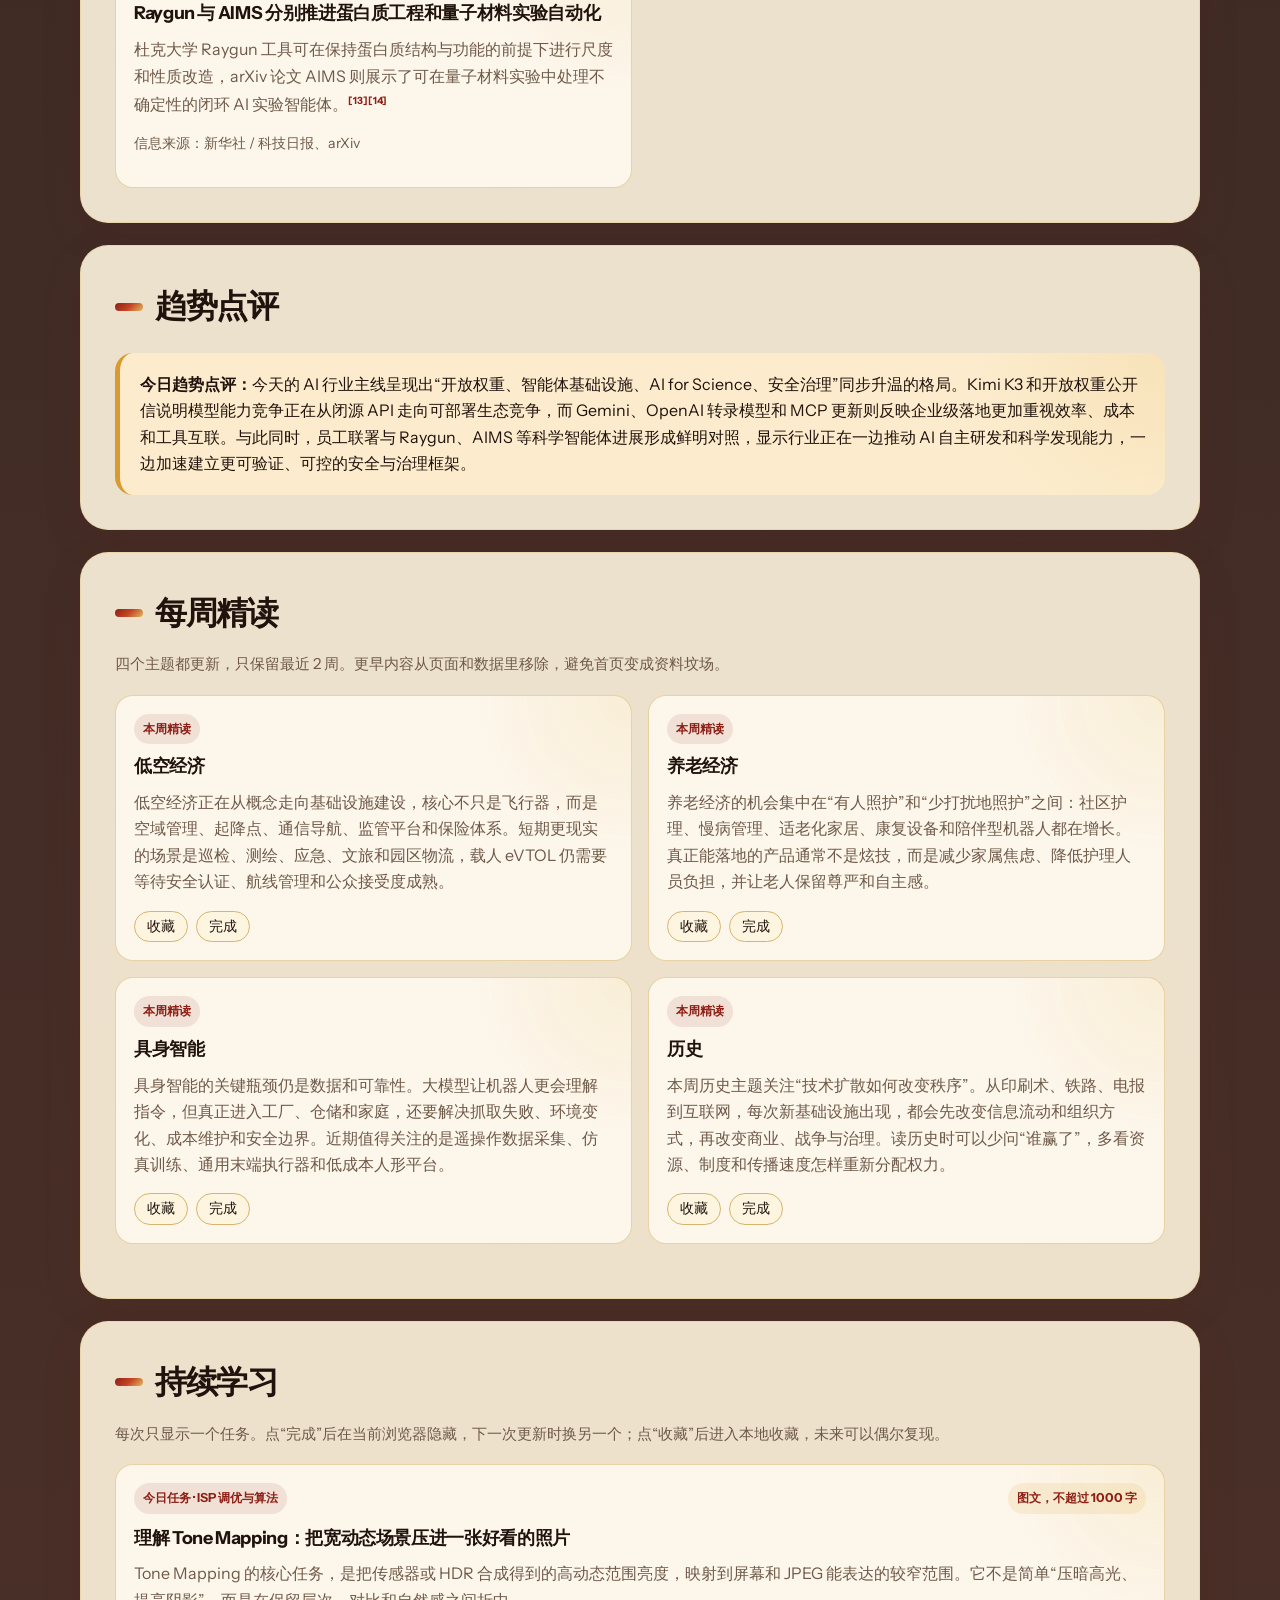
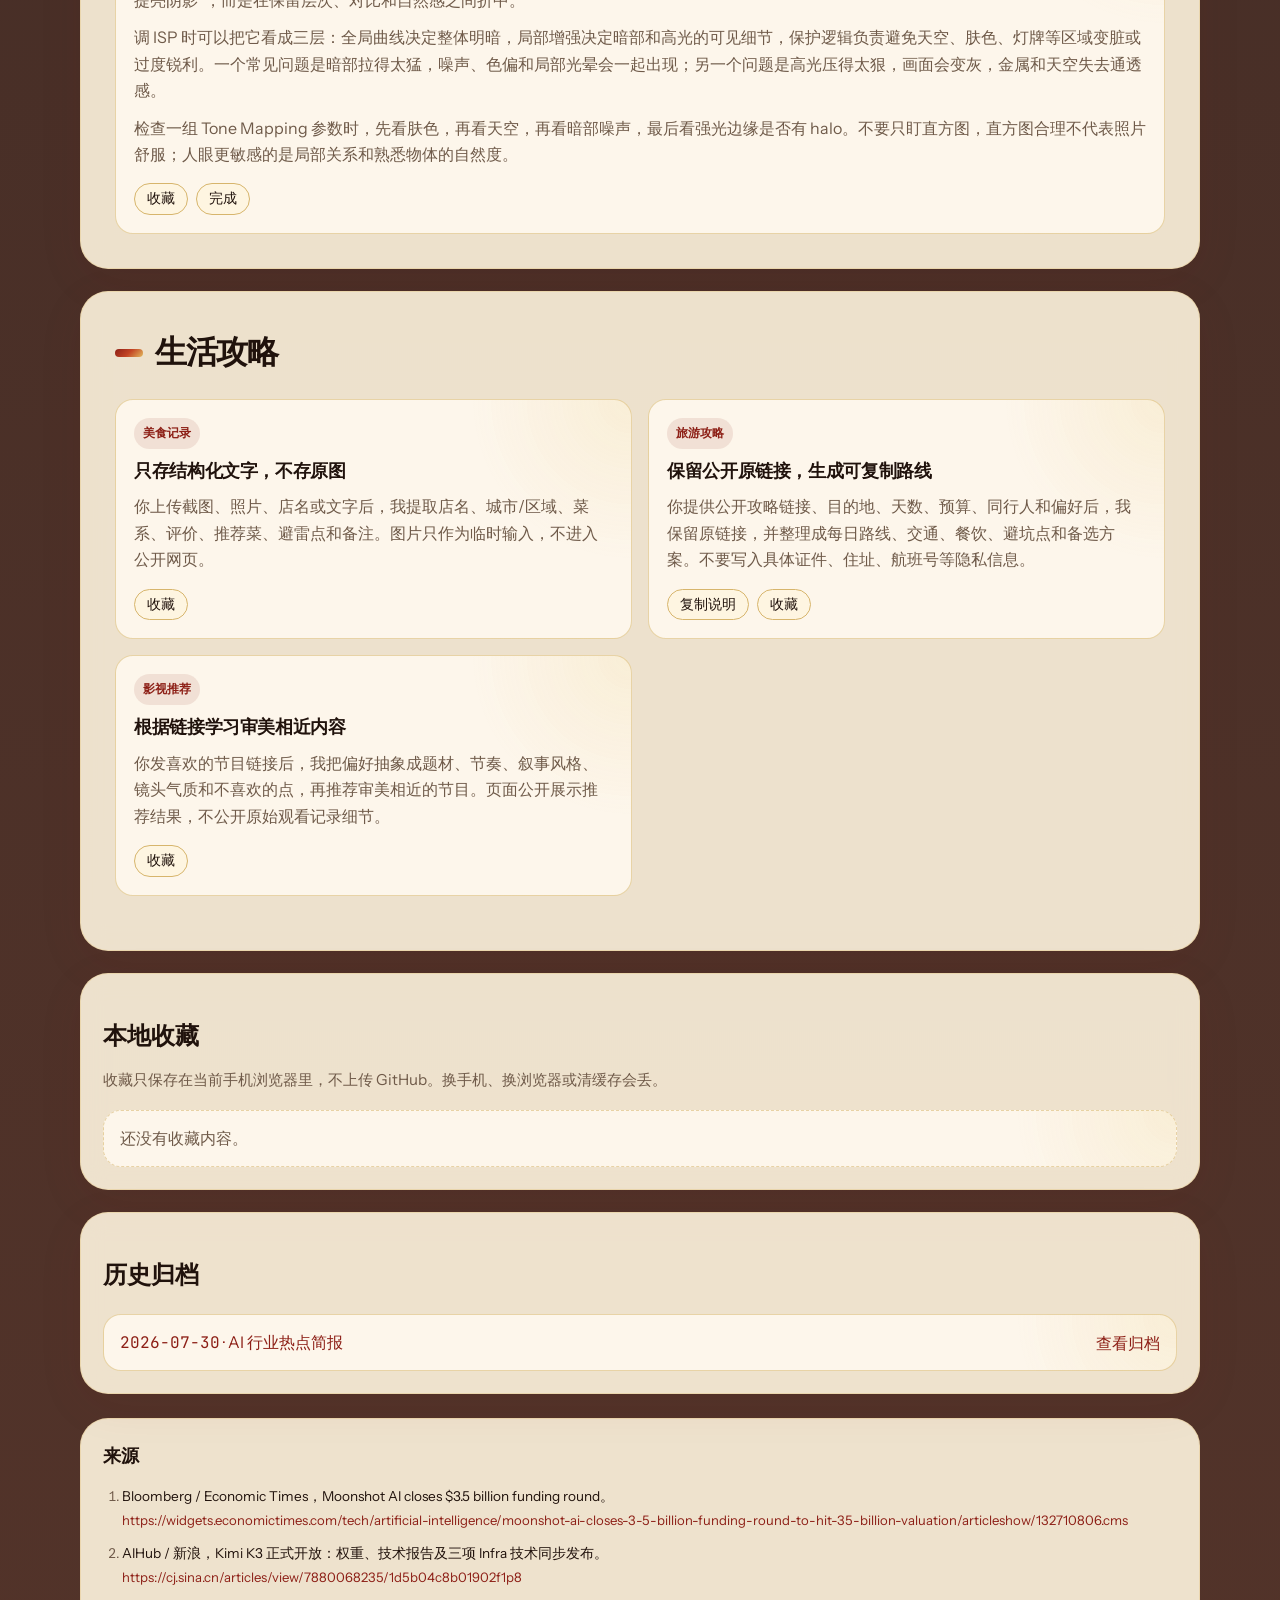
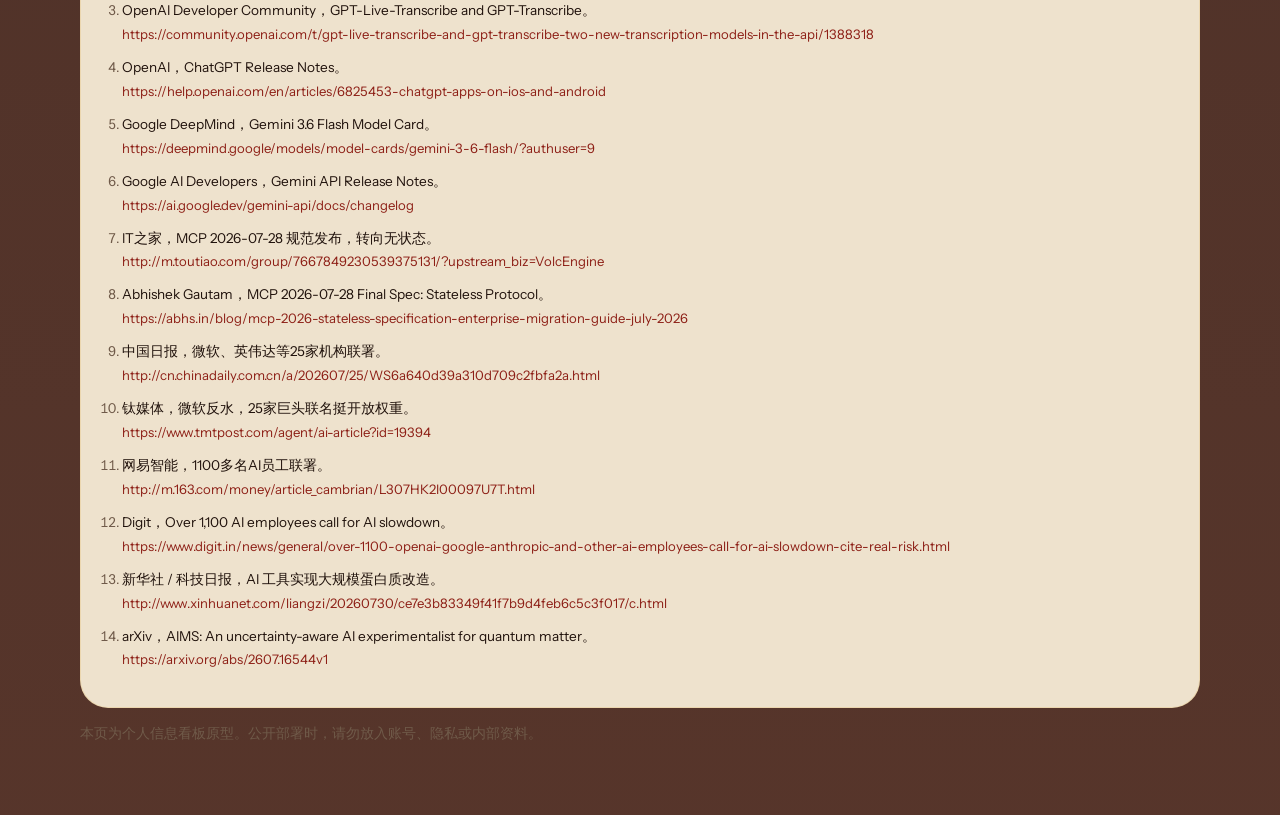
<file: daily-brief/2026/07/30/index.html>
<!-- Generated by Trae Work -->
<!DOCTYPE html>
<html lang="zh-CN">
<head>
  <meta charset="UTF-8">
  <meta name="viewport" content="width=device-width, initial-scale=1.0">
  <title>Daily Brief｜个人信息工作台</title>
  <meta name="description" content="Daily Brief 2.0：每日简报、每周精读、持续学习、生活攻略、收藏与日期归档。">
  <link rel="stylesheet" href="../../../assets/style.css">
</head>
<body>
  <div class="page">
    <header class="topbar">
      <div class="brand">
        <span class="brand-mark" aria-hidden="true"></span>
        <span>Daily Brief</span>
      </div>
      <nav class="nav" aria-label="页面导航">
        <a href="#daily-brief">每日简报</a>
        <a href="#weekly-deep">每周精读</a>
        <a href="#learning">持续学习</a>
        <a href="#life">生活攻略</a>
        <a href="#favorites">收藏</a>
        <a href="#archive">历史归档</a>
      </nav>
    </header>

    <main id="today">
      <section class="hero">
        <p class="kicker">2026-07-30 · Daily Brief 2.0</p>
        <h1>个人信息工作台</h1>
        <p class="hero-summary">首页分成每日简报、每周精读、持续学习和生活攻略。公开页面只展示整理后的内容；完成和收藏状态存在你的手机浏览器本地，不写回 GitHub。</p>
        <nav class="hero-categories" aria-label="核心分类">
          <a href="#daily-brief">
            <span class="category-mark">简</span>
            <span>
              <strong>简报</strong>
              <em>AI、眼镜、ISP、传感器、光学</em>
            </span>
          </a>
          <a href="#weekly-deep">
            <span class="category-mark">读</span>
            <span>
              <strong>精读</strong>
              <em>低空、养老、具身智能、历史</em>
            </span>
          </a>
          <a href="#learning">
            <span class="category-mark">学</span>
            <span>
              <strong>学习</strong>
              <em>每日一个任务，完成后本地记录</em>
            </span>
          </a>
          <a href="#life">
            <span class="category-mark">生</span>
            <span>
              <strong>生活</strong>
              <em>美食、旅行、影视推荐</em>
            </span>
          </a>
        </nav>
        <div class="meta-row">
          <span class="pill"><strong>5</strong> 个每日简报栏目</span>
          <span class="pill"><strong>4</strong> 个每周精读主题</span>
          <span class="pill"><strong>1</strong> 个持续学习任务</span>
          <span class="pill"><strong>本地</strong> 收藏与完成状态</span>
        </div>
      </section>

      <section class="audio-panel" aria-label="语音播报" data-audio-date="2026-07-30">
        <div class="audio-panel-header">
          <div>
            <p class="audio-title">听今日简报</p>
            <p class="audio-hint">7 天内优先使用 MP3 音频版；本地打开时请先完整解压压缩包，不要在压缩包预览里直接打开网页。</p>
          </div>
        </div>
        <div class="mp3-player" data-mp3-player>
          <div class="mp3-copy">
            <strong>MP3 音频版</strong>
            <span>音频文件：<code>../../../audio/2026-07-30.mp3</code>。本地使用时，必须和网页保持同一套解压后的文件夹结构。</span>
          </div>
          <audio controls preload="none">
            <source src="../../../audio/2026-07-30.mp3" type="audio/mpeg">
            当前浏览器不支持音频播放。
          </audio>
        </div>
        <div class="fallback-speech">
          <div>
            <p class="audio-title">备用：浏览器朗读</p>
            <p class="audio-hint">声音取决于手机系统，效果可能不如 MP3，但无需额外文件。</p>
          </div>
          <div class="audio-controls">
            <button class="audio-button primary" data-speak="play" type="button">播放全文</button>
            <button class="audio-button" data-speak="pause" type="button">暂停</button>
            <button class="audio-button" data-speak="resume" type="button">继续</button>
            <button class="audio-button" data-speak="stop" type="button">停止</button>
          </div>
        </div>
        <div class="status" data-speak-status>准备就绪。若浏览器不出声，请确认手机未静音，并使用 Chrome、Safari 或系统浏览器。</div>
      </section>

      <div data-speak-source>
        <section class="section" aria-labelledby="overview-title">
          <h2 id="overview-title">今日概览</h2>
          <div class="brief-grid">
            <div class="brief-stat">
              <div class="num">5</div>
              <div class="label">每日简报固定栏目</div>
            </div>
            <div class="brief-stat">
              <div class="num">4</div>
              <div class="label">每周精读主题，保留 2 周</div>
            </div>
            <div class="brief-stat">
              <div class="num">1</div>
              <div class="label">每次只显示一个学习任务</div>
            </div>
          </div>
        </section>

        <section id="daily-brief" class="section" aria-labelledby="news-title">
          <h2 id="news-title">每日简报</h2>
          <div class="module-grid">
            <article class="feature-card active">
              <span class="tag">已更新</span>
              <h3>AI</h3>
              <p>今日已整理 7 条重点新闻，覆盖模型、资本、智能体基础设施、开放权重、安全治理与 AI for Science。</p>
            </article>
            <article class="feature-card">
              <span class="tag">已更新</span>
              <h3>智能眼镜</h3>
              <p>本期重点看轻量化 AI 眼镜的三个变化：语音助手从“唤醒问答”转向连续上下文，拍摄与翻译成为高频入口，端侧模型让隐私和响应速度更可控。短期更值得关注的是佩戴舒适度、续航和麦克风阵列，而不是单纯堆显示参数。</p>
            </article>
            <article class="feature-card">
              <span class="tag">已更新</span>
              <h3>ISP</h3>
              <p>今日学习重点放在 HDR 与 Tone Mapping 的联动：先保证高光不过曝，再让暗部细节自然抬起。调参时优先检查肤色、天空、灯牌和夜景暗部，避免局部增强把噪声、光晕和色偏一起放大。</p>
            </article>
            <article class="feature-card">
              <span class="tag">已更新</span>
              <h3>图像传感器</h3>
              <p>本期关注堆栈式 CMOS 的价值：像素层、逻辑层和存储层分离后，传感器能在更高读出速度下支持多帧合成、HDR 与低噪声拍摄。手机影像继续追求大底和低功耗，车载与机器视觉则更看重动态范围、全局快门和稳定供货。</p>
            </article>
            <article class="feature-card">
              <span class="tag">已更新</span>
              <h3>光学</h3>
              <p>今日光学主题是“轻薄化和画质的取舍”。手机端继续用潜望、自由曲面和计算摄影弥补物理空间不足；眼镜端更依赖波导、微显示和耦合效率。评价一个方案时，不只看分辨率，还要看亮度、畸变、鬼影、良率和成本。</p>
            </article>
          </div>
          <h3 class="subsection-title" id="ai-news">AI 新闻</h3>
          <div class="cards">
            <article class="news-card">
              <div class="card-top">
                <span class="rank">01</span>
                <span class="tag">开源模型 · 融资</span>
              </div>
              <h3>月之暗面 Kimi K3 开源并完成超 35 亿美元融资</h3>
              <p class="summary">月之暗面开放 Kimi K3 模型权重、技术报告和 MoonEP、FlashKDA、AgentEnv 等关键基础设施，同时完成超 35 亿美元融资，投后估值约 350 亿美元，成为今日最具技术与资本双重影响力的事件。<sup><a href="#cite-1">[1]</a></sup><sup><a href="#cite-2">[2]</a></sup></p>
              <p class="sources-inline">信息来源：Bloomberg / Economic Times、AIHub / 新浪</p>
            </article>

            <article class="news-card">
              <div class="card-top">
                <span class="rank">02</span>
                <span class="tag">OpenAI · 产品</span>
              </div>
              <h3>OpenAI 推出 GPT-Live-Transcribe 与 GPT-Transcribe，并扩大科研场景产品</h3>
              <p class="summary">OpenAI 在 API 中新增低延迟实时转录与异步文件转录模型，强调上下文感知、多语言和噪声环境准确率，同时 ChatGPT for Academic Researchers 向高校科研团队提供 12 个月免费工作区。<sup><a href="#cite-3">[3]</a></sup><sup><a href="#cite-4">[4]</a></sup></p>
              <p class="sources-inline">信息来源：OpenAI Developer Community、OpenAI Release Notes</p>
            </article>

            <article class="news-card">
              <div class="card-top">
                <span class="rank">03</span>
                <span class="tag">Google · 模型</span>
              </div>
              <h3>Google 发布 Gemini 3.6 Flash 与 3.5 Flash-Lite GA</h3>
              <p class="summary">Google 将 Gemini 3.6 Flash 和 3.5 Flash-Lite 推向稳定可用版本，主打更高 token 效率、代码与智能体规划能力，以及高吞吐自动化场景的低延迟成本优势。<sup><a href="#cite-5">[5]</a></sup><sup><a href="#cite-6">[6]</a></sup></p>
              <p class="sources-inline">信息来源：Google DeepMind Model Card、Google AI Developers Release Notes</p>
            </article>

            <article class="news-card">
              <div class="card-top">
                <span class="rank">04</span>
                <span class="tag">Anthropic · Agent 基建</span>
              </div>
              <h3>Anthropic MCP 发布大规模更新，核心转向无状态架构</h3>
              <p class="summary">MCP 2026-07-28 规范取消协议级会话与强制握手，引入 MCP Apps、Tasks 等扩展，显著降低远程工具和智能体服务在 Serverless、边缘计算与企业认证环境中的部署复杂度。<sup><a href="#cite-7">[7]</a></sup><sup><a href="#cite-8">[8]</a></sup></p>
              <p class="sources-inline">信息来源：IT之家、Abhishek Gautam 技术解读</p>
            </article>

            <article class="news-card">
              <div class="card-top">
                <span class="rank">05</span>
                <span class="tag">行业生态 · 开放权重</span>
              </div>
              <h3>微软、英伟达、Meta 等机构联署支持开放权重 AI</h3>
              <p class="summary">25 家科技企业与机构发布《Open Weights and American AI Leadership》公开信，呼吁美国政策制定者避免过早限制开放权重模型，并强调开放生态对竞争、安全审查和技术扩散的价值。<sup><a href="#cite-9">[9]</a></sup><sup><a href="#cite-10">[10]</a></sup></p>
              <p class="sources-inline">信息来源：中国日报、钛媒体</p>
            </article>

            <article class="news-card">
              <div class="card-top">
                <span class="rank">06</span>
                <span class="tag">AI 安全 · 治理</span>
              </div>
              <h3>OpenAI、Anthropic、Google、Meta 等超千名员工呼吁建立前沿 AI “控速”治理机制</h3>
              <p class="summary">超过 1100 名来自头部 AI 公司的员工签署 “Pacing the Frontier” 倡议，要求建立国际协调、监测和核验工具，以便在自动化 AI 研发风险升高时能够有意调节发展节奏。<sup><a href="#cite-11">[11]</a></sup><sup><a href="#cite-12">[12]</a></sup></p>
              <p class="sources-inline">信息来源：网易智能、Digit</p>
            </article>

            <article class="news-card">
              <div class="card-top">
                <span class="rank">07</span>
                <span class="tag">AI for Science</span>
              </div>
              <h3>Raygun 与 AIMS 分别推进蛋白质工程和量子材料实验自动化</h3>
              <p class="summary">杜克大学 Raygun 工具可在保持蛋白质结构与功能的前提下进行尺度和性质改造，arXiv 论文 AIMS 则展示了可在量子材料实验中处理不确定性的闭环 AI 实验智能体。<sup><a href="#cite-13">[13]</a></sup><sup><a href="#cite-14">[14]</a></sup></p>
              <p class="sources-inline">信息来源：新华社 / 科技日报、arXiv</p>
            </article>
          </div>
        </section>

        <section class="section" aria-labelledby="trend-title">
          <h2 id="trend-title">趋势点评</h2>
          <div class="trend">
            <p><strong>今日趋势点评：</strong>今天的 AI 行业主线呈现出“开放权重、智能体基础设施、AI for Science、安全治理”同步升温的格局。Kimi K3 和开放权重公开信说明模型能力竞争正在从闭源 API 走向可部署生态竞争，而 Gemini、OpenAI 转录模型和 MCP 更新则反映企业级落地更加重视效率、成本和工具互联。与此同时，员工联署与 Raygun、AIMS 等科学智能体进展形成鲜明对照，显示行业正在一边推动 AI 自主研发和科学发现能力，一边加速建立更可验证、可控的安全与治理框架。</p>
          </div>
        </section>

        <section id="weekly-deep" class="section" aria-labelledby="weekly-title">
          <h2 id="weekly-title">每周精读</h2>
          <p class="section-note">四个主题都更新，只保留最近 2 周。更早内容从页面和数据里移除，避免首页变成资料坟场。</p>
          <div class="module-grid">
            <article class="feature-card" data-item-id="weekly-low-altitude-2026w31">
              <span class="tag">本周精读</span>
              <h3>低空经济</h3>
              <p>低空经济正在从概念走向基础设施建设，核心不只是飞行器，而是空域管理、起降点、通信导航、监管平台和保险体系。短期更现实的场景是巡检、测绘、应急、文旅和园区物流，载人 eVTOL 仍需要等待安全认证、航线管理和公众接受度成熟。</p>
              <div class="action-row">
                <button class="state-button" data-action="favorite" data-title="每周精读：低空经济">收藏</button>
                <button class="state-button" data-action="complete" data-title="每周精读：低空经济">完成</button>
              </div>
            </article>
            <article class="feature-card" data-item-id="weekly-silver-economy-2026w31">
              <span class="tag">本周精读</span>
              <h3>养老经济</h3>
              <p>养老经济的机会集中在“有人照护”和“少打扰地照护”之间：社区护理、慢病管理、适老化家居、康复设备和陪伴型机器人都在增长。真正能落地的产品通常不是炫技，而是减少家属焦虑、降低护理人员负担，并让老人保留尊严和自主感。</p>
              <div class="action-row">
                <button class="state-button" data-action="favorite" data-title="每周精读：养老经济">收藏</button>
                <button class="state-button" data-action="complete" data-title="每周精读：养老经济">完成</button>
              </div>
            </article>
            <article class="feature-card" data-item-id="weekly-embodied-ai-2026w31">
              <span class="tag">本周精读</span>
              <h3>具身智能</h3>
              <p>具身智能的关键瓶颈仍是数据和可靠性。大模型让机器人更会理解指令，但真正进入工厂、仓储和家庭，还要解决抓取失败、环境变化、成本维护和安全边界。近期值得关注的是遥操作数据采集、仿真训练、通用末端执行器和低成本人形平台。</p>
              <div class="action-row">
                <button class="state-button" data-action="favorite" data-title="每周精读：具身智能">收藏</button>
                <button class="state-button" data-action="complete" data-title="每周精读：具身智能">完成</button>
              </div>
            </article>
            <article class="feature-card" data-item-id="weekly-history-2026w31">
              <span class="tag">本周精读</span>
              <h3>历史</h3>
              <p>本周历史主题关注“技术扩散如何改变秩序”。从印刷术、铁路、电报到互联网，每次新基础设施出现，都会先改变信息流动和组织方式，再改变商业、战争与治理。读历史时可以少问“谁赢了”，多看资源、制度和传播速度怎样重新分配权力。</p>
              <div class="action-row">
                <button class="state-button" data-action="favorite" data-title="每周精读：历史">收藏</button>
                <button class="state-button" data-action="complete" data-title="每周精读：历史">完成</button>
              </div>
            </article>
          </div>
        </section>

        <section id="learning" class="section" aria-labelledby="learning-title">
          <h2 id="learning-title">持续学习</h2>
          <p class="section-note">每次只显示一个任务。点“完成”后在当前浏览器隐藏，下一次更新时换另一个；点“收藏”后进入本地收藏，未来可以偶尔复现。</p>
          <article class="learning-card" data-item-id="learning-isp-tone-mapping-2026-07-30">
            <div class="card-top">
              <span class="tag">今日任务 · ISP 调优与算法</span>
              <span class="tag muted-tag">图文，不超过 1000 字</span>
            </div>
            <h3>理解 Tone Mapping：把宽动态场景压进一张好看的照片</h3>
            <p>Tone Mapping 的核心任务，是把传感器或 HDR 合成得到的高动态范围亮度，映射到屏幕和 JPEG 能表达的较窄范围。它不是简单“压暗高光、提亮阴影”，而是在保留层次、对比和自然感之间折中。</p>
            <p>调 ISP 时可以把它看成三层：全局曲线决定整体明暗，局部增强决定暗部和高光的可见细节，保护逻辑负责避免天空、肤色、灯牌等区域变脏或过度锐利。一个常见问题是暗部拉得太猛，噪声、色偏和局部光晕会一起出现；另一个问题是高光压得太狠，画面会变灰，金属和天空失去通透感。</p>
            <p>检查一组 Tone Mapping 参数时，先看肤色，再看天空，再看暗部噪声，最后看强光边缘是否有 halo。不要只盯直方图，直方图合理不代表照片舒服；人眼更敏感的是局部关系和熟悉物体的自然度。</p>
            <div class="action-row">
              <button class="state-button" data-action="favorite" data-title="持续学习：理解 Tone Mapping">收藏</button>
              <button class="state-button" data-action="complete" data-title="持续学习：理解 Tone Mapping">完成</button>
            </div>
          </article>
        </section>

        <section id="life" class="section" aria-labelledby="life-title">
          <h2 id="life-title">生活攻略</h2>
          <div class="module-grid">
            <article class="feature-card" data-item-id="life-food-ledger">
              <span class="tag">美食记录</span>
              <h3>只存结构化文字，不存原图</h3>
              <p>你上传截图、照片、店名或文字后，我提取店名、城市/区域、菜系、评价、推荐菜、避雷点和备注。图片只作为临时输入，不进入公开网页。</p>
              <div class="action-row">
                <button class="state-button" data-action="favorite" data-title="生活攻略：美食记录规则">收藏</button>
              </div>
            </article>
            <article class="feature-card" data-item-id="life-travel-planner">
              <span class="tag">旅游攻略</span>
              <h3>保留公开原链接，生成可复制路线</h3>
              <p id="travel-copy">你提供公开攻略链接、目的地、天数、预算、同行人和偏好后，我保留原链接，并整理成每日路线、交通、餐饮、避坑点和备选方案。不要写入具体证件、住址、航班号等隐私信息。</p>
              <div class="action-row">
                <button class="state-button" data-copy-target="travel-copy">复制说明</button>
                <button class="state-button" data-action="favorite" data-title="生活攻略：旅游攻略规则">收藏</button>
              </div>
            </article>
            <article class="feature-card" data-item-id="life-media-taste">
              <span class="tag">影视推荐</span>
              <h3>根据链接学习审美相近内容</h3>
              <p>你发喜欢的节目链接后，我把偏好抽象成题材、节奏、叙事风格、镜头气质和不喜欢的点，再推荐审美相近的节目。页面公开展示推荐结果，不公开原始观看记录细节。</p>
              <div class="action-row">
                <button class="state-button" data-action="favorite" data-title="生活攻略：影视推荐规则">收藏</button>
              </div>
            </article>
          </div>
        </section>
      </div>

      <section id="favorites" class="archive-panel" aria-labelledby="favorites-title">
        <h2 id="favorites-title">本地收藏</h2>
        <p class="section-note">收藏只保存在当前手机浏览器里，不上传 GitHub。换手机、换浏览器或清缓存会丢。</p>
        <ul class="archive-list" data-favorites-list>
          <li class="empty-state">还没有收藏内容。</li>
        </ul>
      </section>

      <section id="archive" class="archive-panel" aria-labelledby="archive-title">
        <h2 id="archive-title">历史归档</h2>
        <ul class="archive-list">
          <li>
            <a href="./">
              <span><span class="archive-date">2026-07-30</span> · AI 行业热点简报</span>
              <span>查看归档</span>
            </a>
          </li>
        </ul>
      </section>
    </main>

    <footer>
      <div id="sources" class="sources">
        <h2>来源</h2>
        <ol>
          <li id="cite-1"><span class="src-title">Bloomberg / Economic Times，Moonshot AI closes $3.5 billion funding round。</span><a class="src-url" href="https://widgets.economictimes.com/tech/artificial-intelligence/moonshot-ai-closes-3-5-billion-funding-round-to-hit-35-billion-valuation/articleshow/132710806.cms" target="_blank" rel="noopener">https://widgets.economictimes.com/tech/artificial-intelligence/moonshot-ai-closes-3-5-billion-funding-round-to-hit-35-billion-valuation/articleshow/132710806.cms</a></li>
          <li id="cite-2"><span class="src-title">AIHub / 新浪，Kimi K3 正式开放：权重、技术报告及三项 Infra 技术同步发布。</span><a class="src-url" href="https://cj.sina.cn/articles/view/7880068235/1d5b04c8b01902f1p8" target="_blank" rel="noopener">https://cj.sina.cn/articles/view/7880068235/1d5b04c8b01902f1p8</a></li>
          <li id="cite-3"><span class="src-title">OpenAI Developer Community，GPT-Live-Transcribe and GPT-Transcribe。</span><a class="src-url" href="https://community.openai.com/t/gpt-live-transcribe-and-gpt-transcribe-two-new-transcription-models-in-the-api/1388318" target="_blank" rel="noopener">https://community.openai.com/t/gpt-live-transcribe-and-gpt-transcribe-two-new-transcription-models-in-the-api/1388318</a></li>
          <li id="cite-4"><span class="src-title">OpenAI，ChatGPT Release Notes。</span><a class="src-url" href="https://help.openai.com/en/articles/6825453-chatgpt-apps-on-ios-and-android" target="_blank" rel="noopener">https://help.openai.com/en/articles/6825453-chatgpt-apps-on-ios-and-android</a></li>
          <li id="cite-5"><span class="src-title">Google DeepMind，Gemini 3.6 Flash Model Card。</span><a class="src-url" href="https://deepmind.google/models/model-cards/gemini-3-6-flash/?authuser=9" target="_blank" rel="noopener">https://deepmind.google/models/model-cards/gemini-3-6-flash/?authuser=9</a></li>
          <li id="cite-6"><span class="src-title">Google AI Developers，Gemini API Release Notes。</span><a class="src-url" href="https://ai.google.dev/gemini-api/docs/changelog" target="_blank" rel="noopener">https://ai.google.dev/gemini-api/docs/changelog</a></li>
          <li id="cite-7"><span class="src-title">IT之家，MCP 2026-07-28 规范发布，转向无状态。</span><a class="src-url" href="http://m.toutiao.com/group/7667849230539375131/?upstream_biz=VolcEngine" target="_blank" rel="noopener">http://m.toutiao.com/group/7667849230539375131/?upstream_biz=VolcEngine</a></li>
          <li id="cite-8"><span class="src-title">Abhishek Gautam，MCP 2026-07-28 Final Spec: Stateless Protocol。</span><a class="src-url" href="https://abhs.in/blog/mcp-2026-stateless-specification-enterprise-migration-guide-july-2026" target="_blank" rel="noopener">https://abhs.in/blog/mcp-2026-stateless-specification-enterprise-migration-guide-july-2026</a></li>
          <li id="cite-9"><span class="src-title">中国日报，微软、英伟达等25家机构联署。</span><a class="src-url" href="http://cn.chinadaily.com.cn/a/202607/25/WS6a640d39a310d709c2fbfa2a.html" target="_blank" rel="noopener">http://cn.chinadaily.com.cn/a/202607/25/WS6a640d39a310d709c2fbfa2a.html</a></li>
          <li id="cite-10"><span class="src-title">钛媒体，微软反水，25家巨头联名挺开放权重。</span><a class="src-url" href="https://www.tmtpost.com/agent/ai-article?id=19394" target="_blank" rel="noopener">https://www.tmtpost.com/agent/ai-article?id=19394</a></li>
          <li id="cite-11"><span class="src-title">网易智能，1100多名AI员工联署。</span><a class="src-url" href="http://m.163.com/money/article_cambrian/L307HK2I00097U7T.html" target="_blank" rel="noopener">http://m.163.com/money/article_cambrian/L307HK2I00097U7T.html</a></li>
          <li id="cite-12"><span class="src-title">Digit，Over 1,100 AI employees call for AI slowdown。</span><a class="src-url" href="https://www.digit.in/news/general/over-1100-openai-google-anthropic-and-other-ai-employees-call-for-ai-slowdown-cite-real-risk.html" target="_blank" rel="noopener">https://www.digit.in/news/general/over-1100-openai-google-anthropic-and-other-ai-employees-call-for-ai-slowdown-cite-real-risk.html</a></li>
          <li id="cite-13"><span class="src-title">新华社 / 科技日报，AI 工具实现大规模蛋白质改造。</span><a class="src-url" href="http://www.xinhuanet.com/liangzi/20260730/ce7e3b83349f41f7b9d4feb6c5c3f017/c.html" target="_blank" rel="noopener">http://www.xinhuanet.com/liangzi/20260730/ce7e3b83349f41f7b9d4feb6c5c3f017/c.html</a></li>
          <li id="cite-14"><span class="src-title">arXiv，AIMS: An uncertainty-aware AI experimentalist for quantum matter。</span><a class="src-url" href="https://arxiv.org/abs/2607.16544v1" target="_blank" rel="noopener">https://arxiv.org/abs/2607.16544v1</a></li>
        </ol>
      </div>
      <p>本页为个人信息看板原型。公开部署时，请勿放入账号、隐私或内部资料。</p>
    </footer>
  </div>

  <script src="../../../assets/app.js"></script>
</body>
</html>
</file>
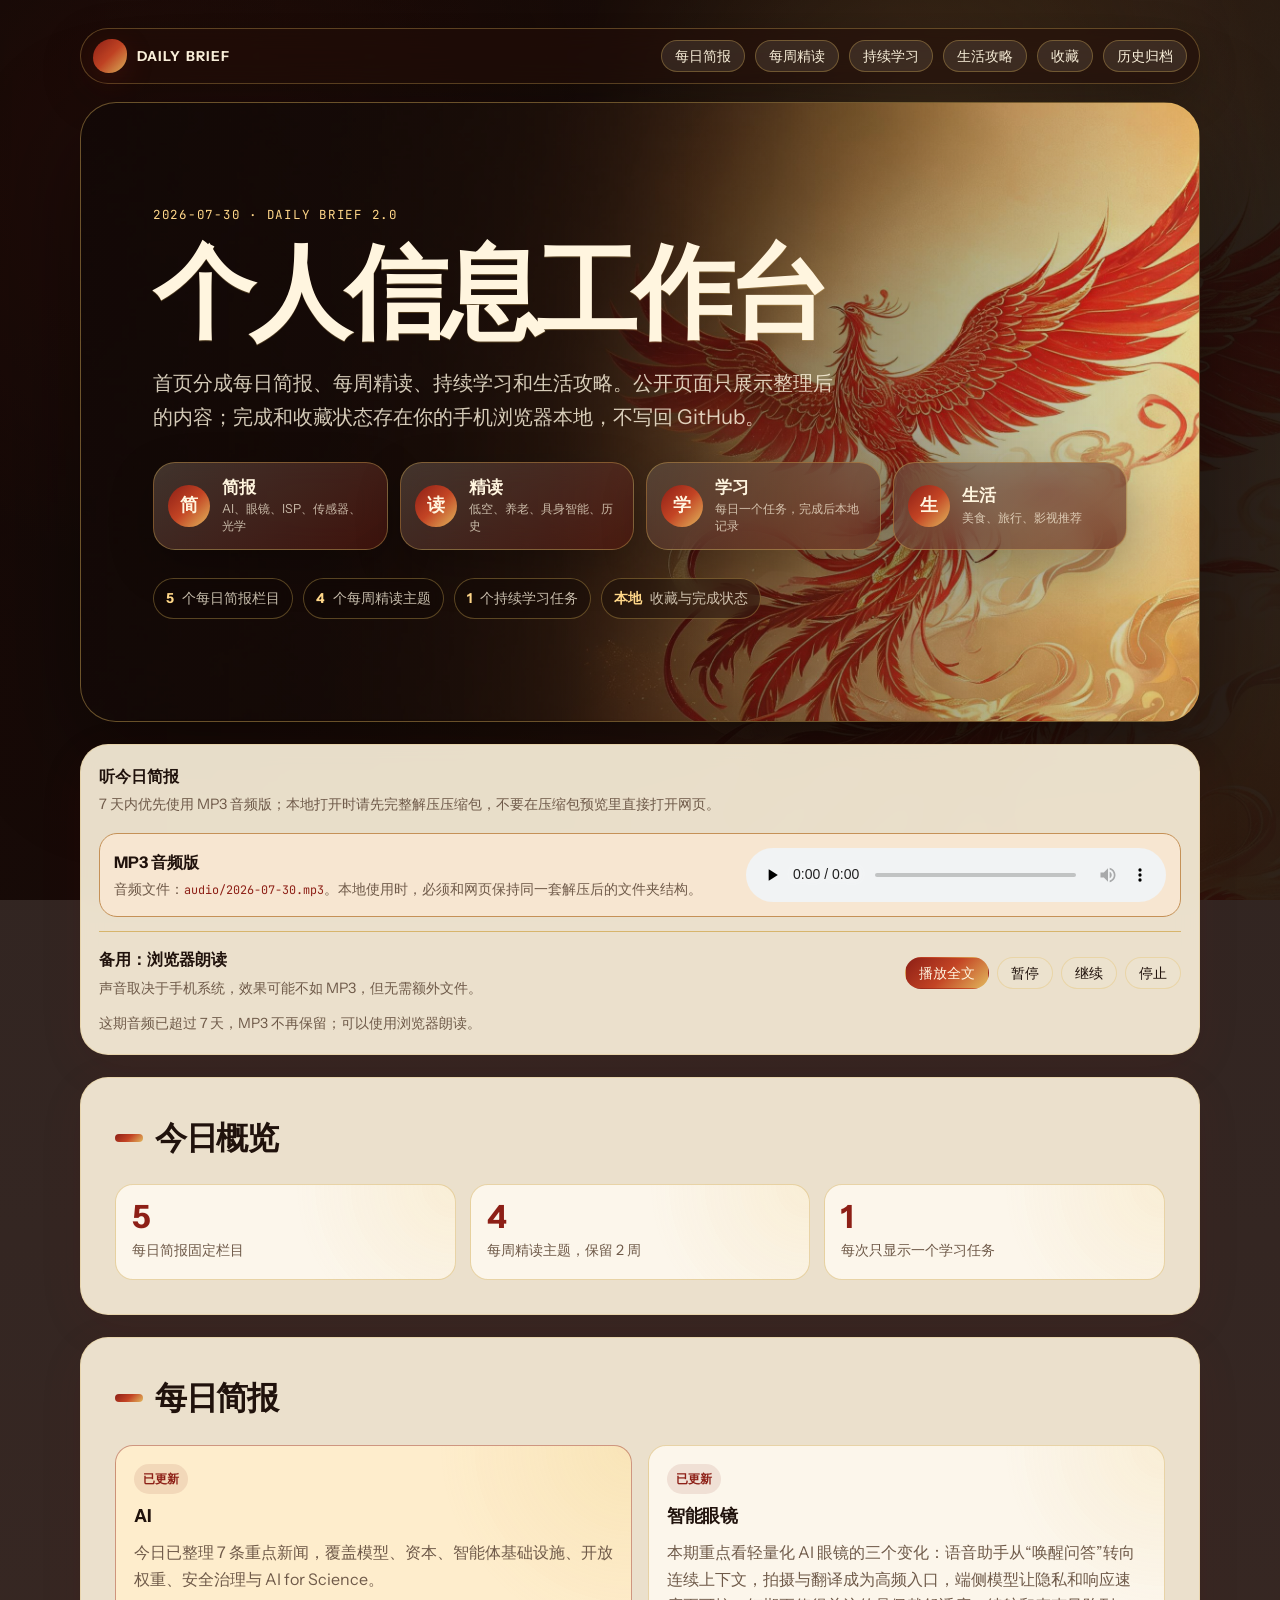
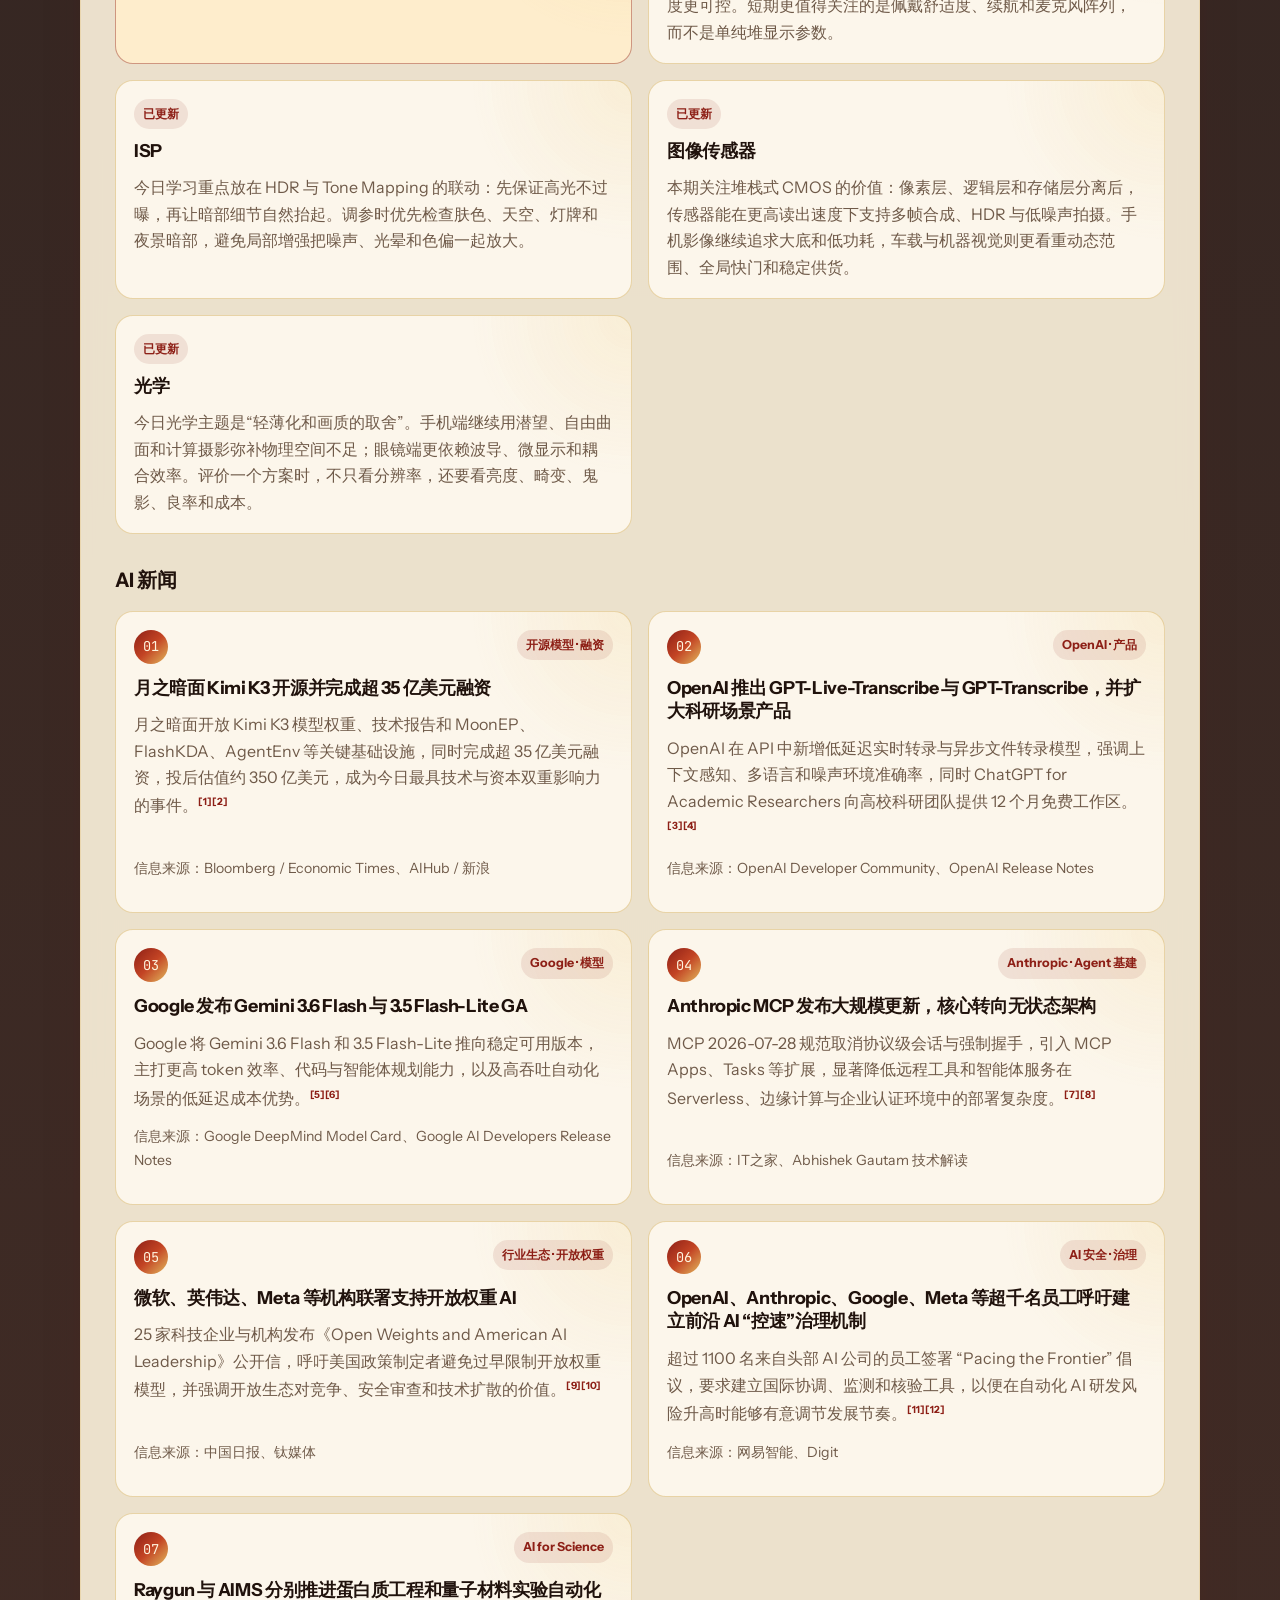
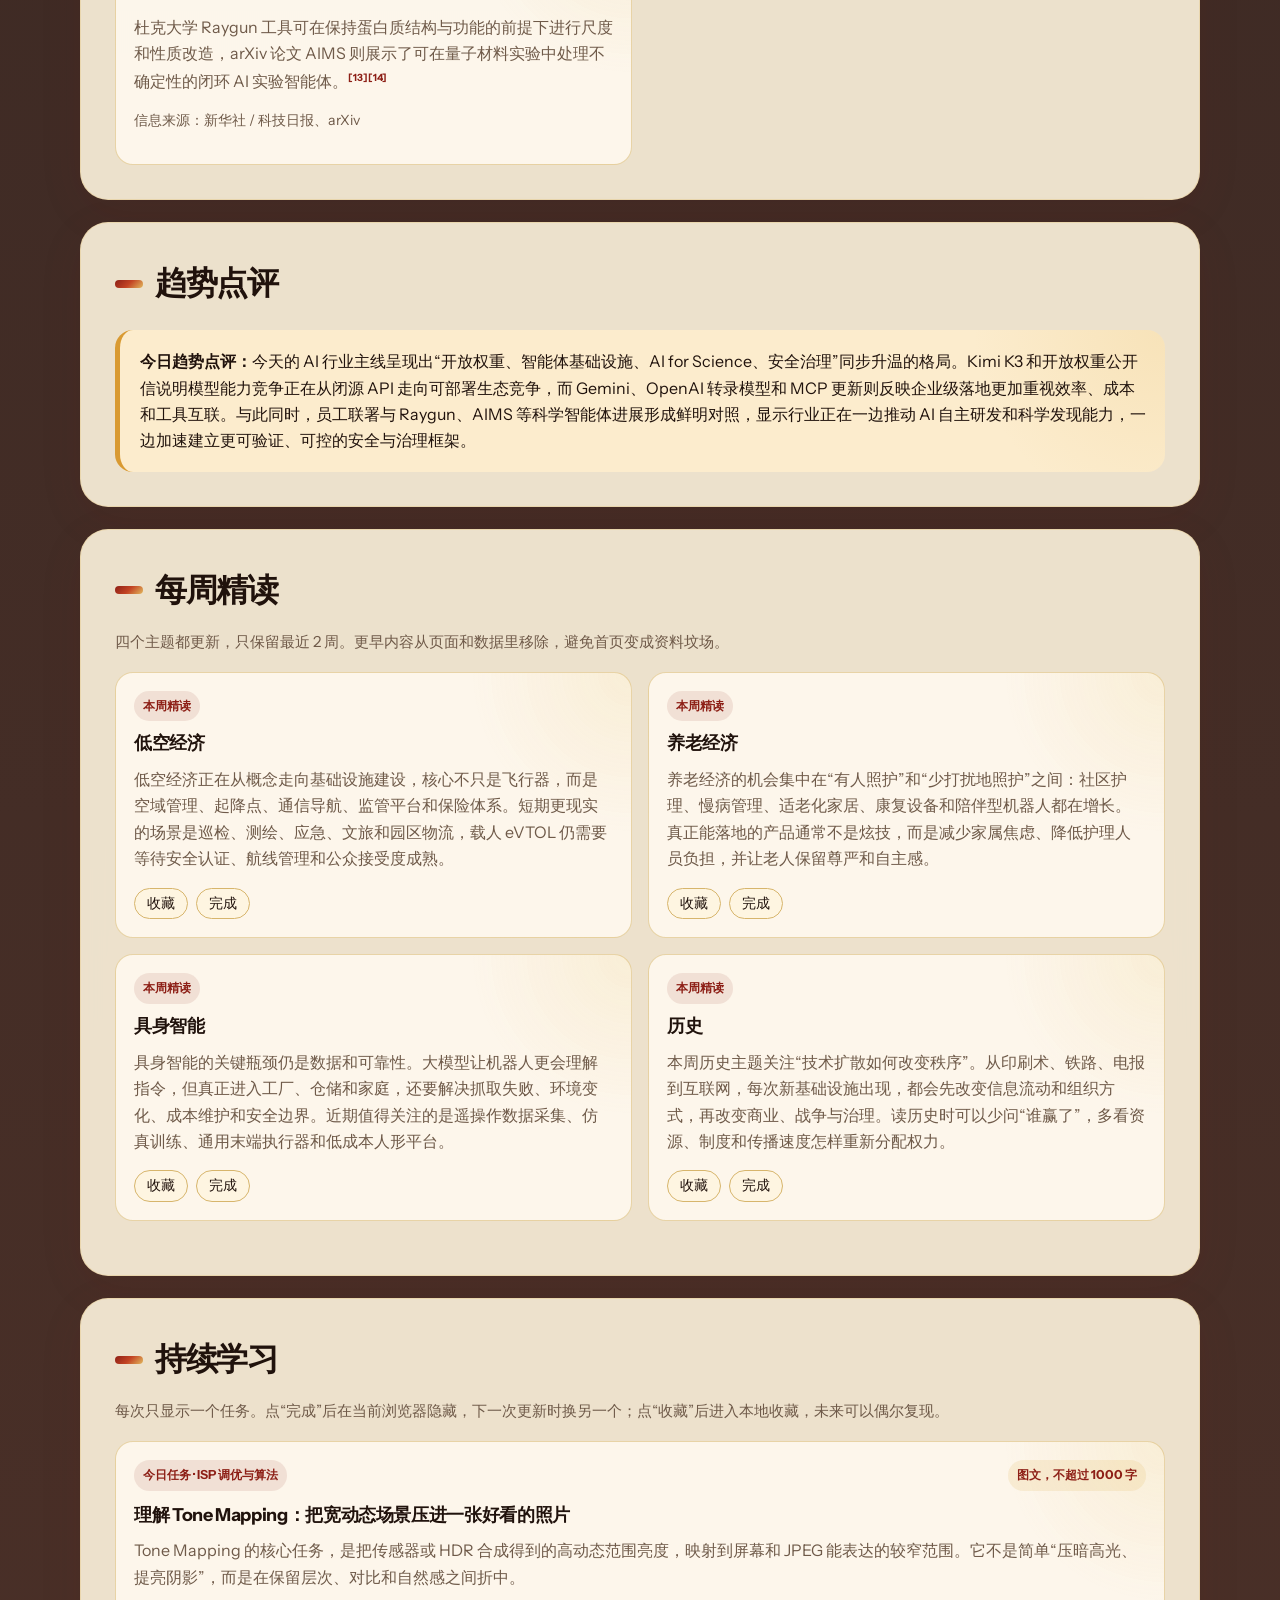
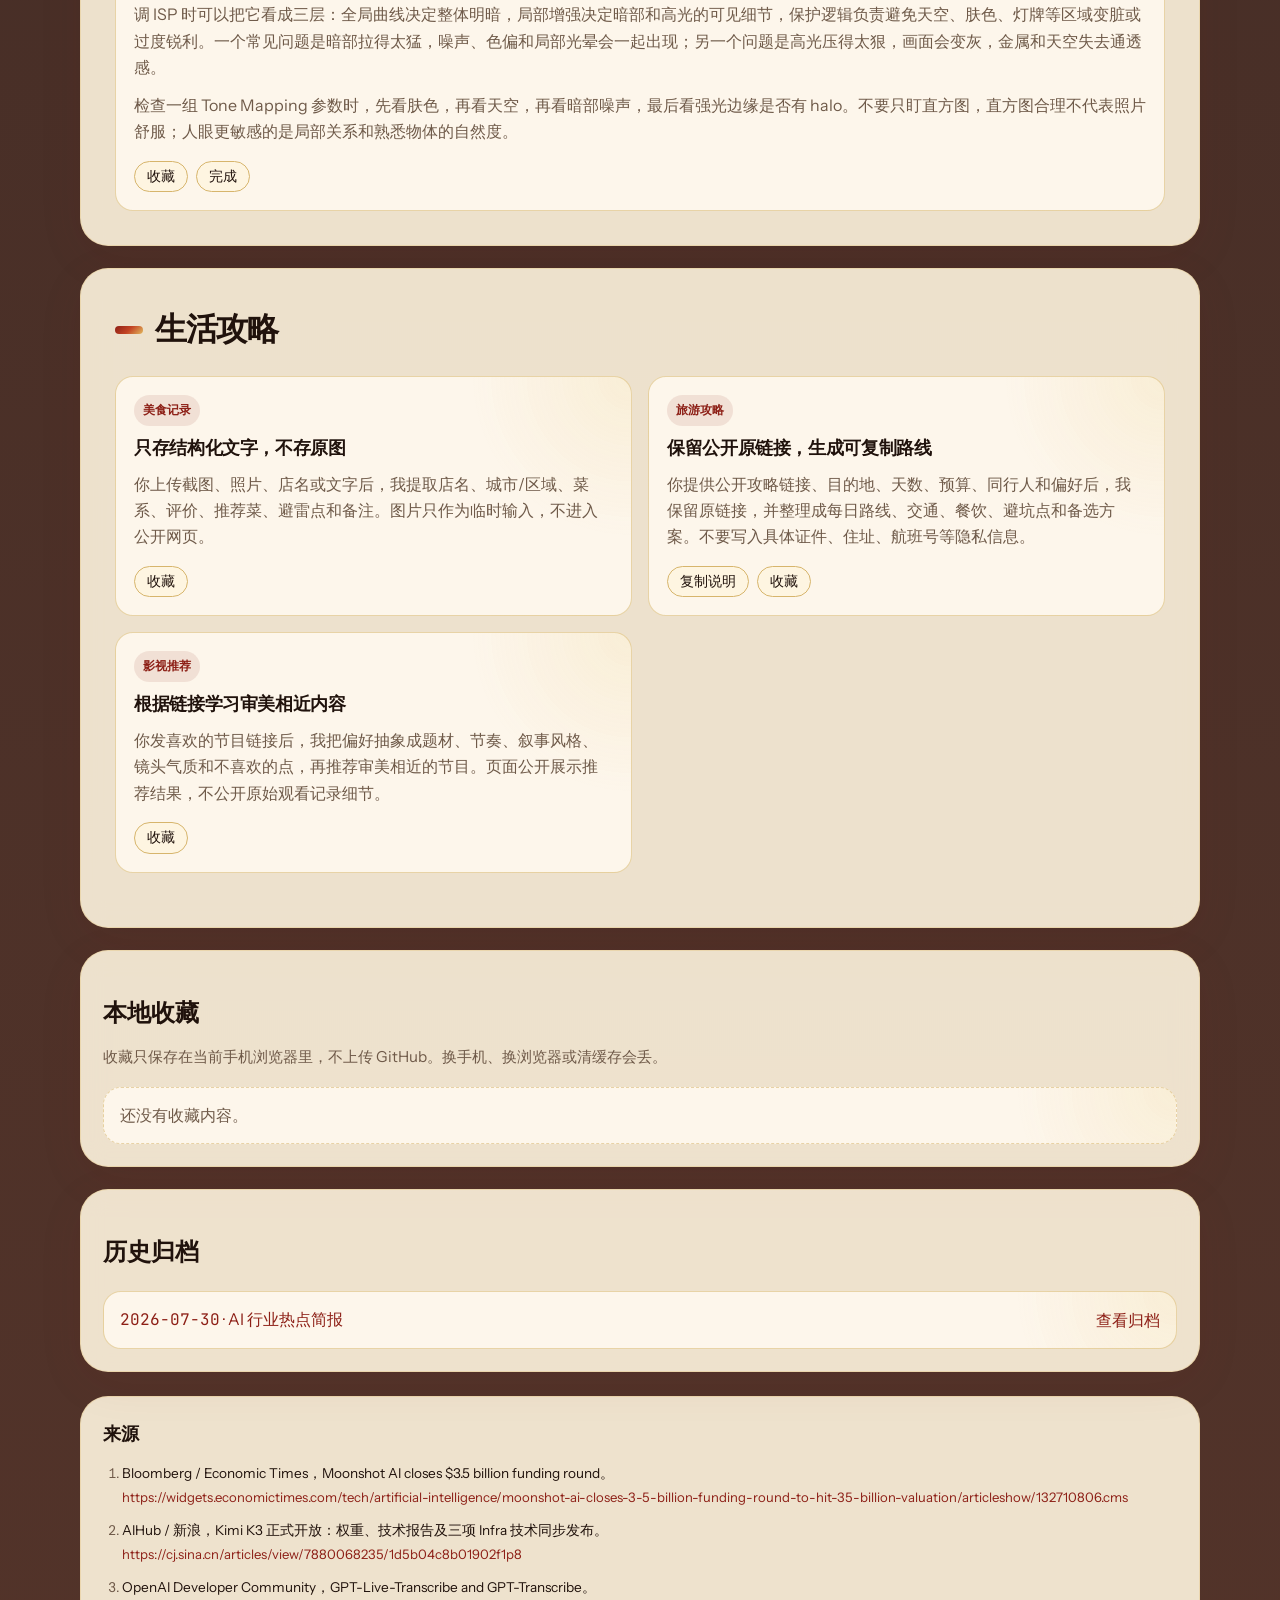
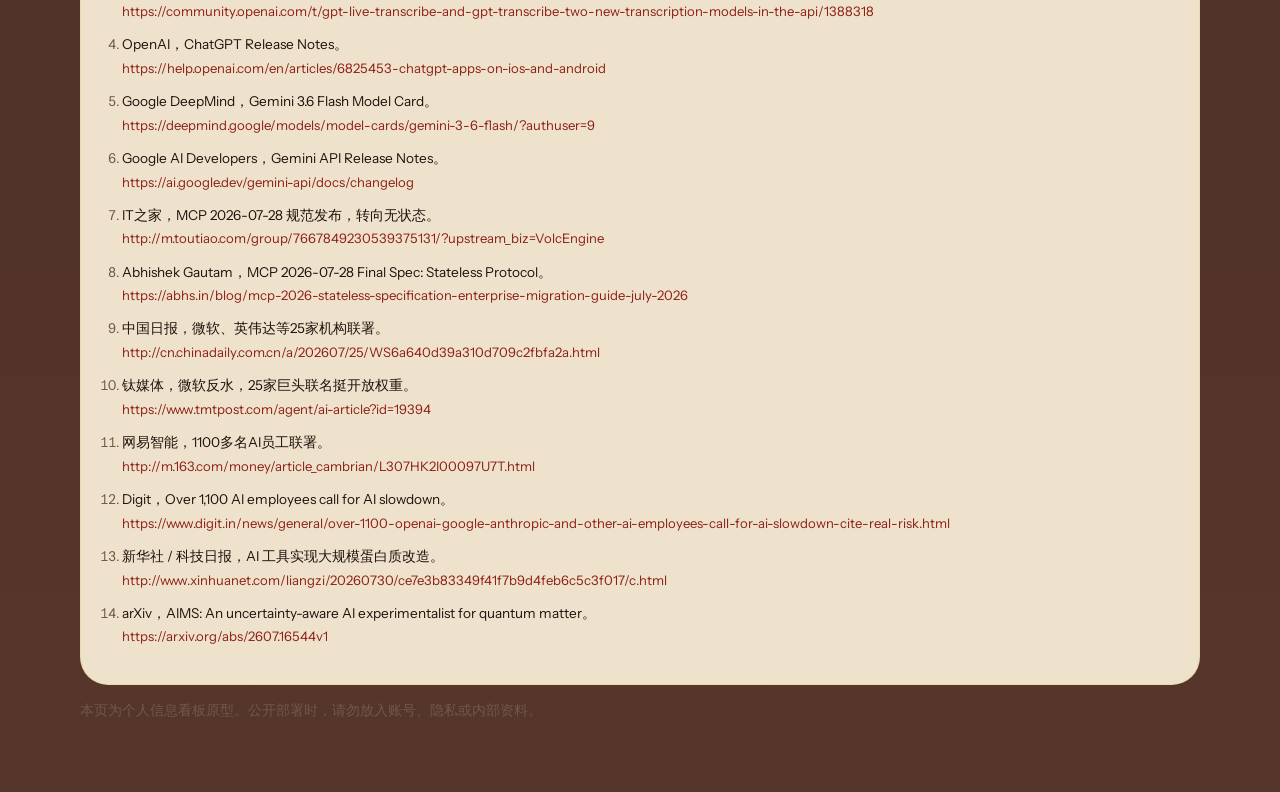
<file: daily-brief/daily-brief.html>
<!-- Generated by Trae Work -->
<!DOCTYPE html>
<html lang="zh-CN">
<head>
  <meta charset="UTF-8">
  <meta name="viewport" content="width=device-width, initial-scale=1.0">
  <meta http-equiv="refresh" content="0; url=./index.html">
  <title>跳转到 Daily Brief</title>
</head>
<body>
  <p>正在跳转到 <a href="./index.html">Daily Brief 首页</a>。</p>
</body>
</html>
</file>
<file: daily-brief/assets/style.css>
@font-face {
  font-family: "Instrument Sans";
  src: url("../_shared/fonts/InstrumentSans-Regular.ttf") format("truetype");
  font-weight: 400;
}

@font-face {
  font-family: "Instrument Sans";
  src: url("../_shared/fonts/InstrumentSans-Bold.ttf") format("truetype");
  font-weight: 700;
}

@font-face {
  font-family: "JetBrains Mono";
  src: url("../_shared/fonts/JetBrainsMono-Regular.ttf") format("truetype");
  font-weight: 400;
}

:root {
  --bg: #f4ecd9;
  --bg2: #fffaf0;
  --ink: #172822;
  --muted: #5f6f66;
  --rule: #d8c7a8;
  --accent: #176b63;
  --accent2: #b56b2a;
  --accent3: #1f8b7d;
  --jade: #7fae83;
  --cinnabar: #a6412e;
  --gold: #d1a34a;
  --good: #2f7d59;
  --shadow: 0 24px 80px color-mix(in srgb, var(--accent) 14%, transparent);
  --radius-lg: 28px;
  --radius-md: 18px;
  --radius-sm: 12px;
}

* {
  box-sizing: border-box;
}

html {
  scroll-behavior: smooth;
}

body {
  margin: 0;
  color: var(--ink);
  background:
    radial-gradient(circle at 18% 10%, color-mix(in srgb, var(--gold) 18%, transparent), transparent 28rem),
    radial-gradient(circle at 88% 8%, color-mix(in srgb, var(--accent3) 16%, transparent), transparent 30rem),
    radial-gradient(circle at 52% 42%, color-mix(in srgb, var(--jade) 11%, transparent), transparent 42rem),
    linear-gradient(180deg, var(--bg2) 0%, var(--bg) 48%, #e8ddc6 100%);
  font-family: "Instrument Sans", system-ui, -apple-system, BlinkMacSystemFont, "Segoe UI", sans-serif;
  font-size: 16px;
  line-height: 1.65;
}

body::before,
body::after {
  content: "";
  position: fixed;
  left: 0;
  right: 0;
  pointer-events: none;
  z-index: 0;
}

body::before {
  top: 0;
  height: 100%;
  opacity: 0.58;
  background:
    linear-gradient(115deg, transparent 0 18%, color-mix(in srgb, var(--accent) 9%, transparent) 18.2% 18.6%, transparent 18.8% 100%),
    linear-gradient(68deg, transparent 0 62%, color-mix(in srgb, var(--accent2) 8%, transparent) 62.2% 62.6%, transparent 62.8% 100%),
    radial-gradient(ellipse at 18% 72%, color-mix(in srgb, var(--accent) 12%, transparent), transparent 32rem),
    radial-gradient(ellipse at 82% 68%, color-mix(in srgb, var(--jade) 13%, transparent), transparent 30rem);
}

body::after {
  bottom: 0;
  height: 34vh;
  background:
    linear-gradient(155deg, transparent 0 18%, color-mix(in srgb, var(--accent) 20%, transparent) 18.2% 31%, transparent 31.3% 100%),
    linear-gradient(28deg, transparent 0 27%, color-mix(in srgb, var(--jade) 26%, transparent) 27.2% 46%, transparent 46.3% 100%),
    linear-gradient(12deg, color-mix(in srgb, var(--accent) 18%, transparent), transparent 58%);
  clip-path: polygon(0 66%, 9% 45%, 18% 60%, 29% 24%, 42% 56%, 54% 28%, 67% 58%, 79% 36%, 91% 64%, 100% 42%, 100% 100%, 0 100%);
  opacity: 0.48;
}

a {
  color: var(--accent);
  text-decoration: none;
}

a:hover {
  text-decoration: underline;
}

.page {
  position: relative;
  z-index: 1;
  width: min(1120px, calc(100% - 32px));
  margin: 0 auto;
  padding: 28px 0 56px;
}

.topbar {
  display: flex;
  align-items: center;
  justify-content: space-between;
  gap: 16px;
  margin-bottom: 18px;
  padding: 10px 12px;
  border: 1px solid color-mix(in srgb, var(--rule) 72%, transparent);
  border-radius: 999px;
  background: color-mix(in srgb, var(--bg2) 70%, transparent);
  backdrop-filter: blur(14px);
}

.brand {
  display: flex;
  align-items: center;
  gap: 10px;
  color: var(--accent);
  font-size: 0.86rem;
  letter-spacing: 0.08em;
  text-transform: uppercase;
  font-weight: 700;
}

.brand-mark {
  width: 34px;
  height: 34px;
  border-radius: 56% 44% 54% 46%;
  background:
    radial-gradient(circle at 68% 30%, var(--gold) 0 10%, transparent 11%),
    conic-gradient(from 210deg at 50% 58%, var(--cinnabar), var(--gold), var(--accent3), var(--accent), var(--cinnabar));
  box-shadow: 0 8px 28px color-mix(in srgb, var(--accent) 24%, transparent);
}

.nav {
  display: flex;
  flex-wrap: wrap;
  gap: 10px;
  justify-content: flex-end;
}

.nav a,
.audio-button {
  border: 1px solid var(--rule);
  border-radius: 999px;
  background: color-mix(in srgb, var(--bg2) 72%, transparent);
  color: var(--ink);
  padding: 8px 13px;
  font-size: 0.88rem;
  line-height: 1;
  cursor: pointer;
}

.nav a:hover,
.audio-button:hover {
  border-color: color-mix(in srgb, var(--accent) 55%, var(--rule));
  color: var(--accent);
  background: color-mix(in srgb, var(--accent) 8%, var(--bg2));
  text-decoration: none;
}

.hero {
  position: relative;
  overflow: hidden;
  padding: clamp(30px, 7vw, 72px);
  border: 1px solid color-mix(in srgb, var(--gold) 40%, var(--rule));
  border-radius: 36px;
  background:
    linear-gradient(180deg, color-mix(in srgb, var(--bg2) 90%, transparent), color-mix(in srgb, var(--bg) 78%, transparent)),
    radial-gradient(circle at 94% 10%, color-mix(in srgb, var(--gold) 26%, transparent), transparent 18rem),
    radial-gradient(circle at 75% 46%, color-mix(in srgb, var(--accent3) 18%, transparent), transparent 24rem),
    linear-gradient(135deg, color-mix(in srgb, var(--bg2) 84%, transparent), color-mix(in srgb, var(--jade) 16%, var(--bg2)));
  box-shadow: var(--shadow);
}

.hero::before {
  content: "";
  position: absolute;
  right: clamp(-120px, -5vw, -44px);
  top: clamp(18px, 4vw, 46px);
  width: min(52vw, 520px);
  height: min(42vw, 410px);
  border-radius: 48% 52% 50% 50%;
  opacity: 0.88;
  background:
    radial-gradient(circle at 66% 20%, var(--gold) 0 2.8%, transparent 3.1%),
    conic-gradient(from 218deg at 58% 50%, transparent 0 8%, color-mix(in srgb, var(--cinnabar) 82%, transparent) 8.3% 16%, transparent 16.4% 25%, color-mix(in srgb, var(--gold) 76%, transparent) 25.3% 34%, transparent 34.4% 48%, color-mix(in srgb, var(--accent3) 66%, transparent) 48.4% 56%, transparent 56.3% 100%),
    radial-gradient(ellipse at 52% 50%, color-mix(in srgb, var(--gold) 24%, transparent), transparent 38%),
    radial-gradient(ellipse at 50% 50%, color-mix(in srgb, var(--cinnabar) 15%, transparent), transparent 55%);
  filter: blur(0.2px);
  transform: rotate(-7deg);
}

.hero::after {
  content: "";
  position: absolute;
  left: 0;
  right: 0;
  bottom: -1px;
  height: 42%;
  background:
    linear-gradient(150deg, transparent 0 26%, color-mix(in srgb, var(--accent) 18%, transparent) 26.3% 39%, transparent 39.4% 100%),
    linear-gradient(22deg, transparent 0 18%, color-mix(in srgb, var(--jade) 28%, transparent) 18.3% 34%, transparent 34.4% 100%),
    linear-gradient(8deg, color-mix(in srgb, var(--accent) 12%, transparent), transparent 68%);
  clip-path: polygon(0 74%, 7% 56%, 16% 68%, 27% 32%, 39% 66%, 51% 40%, 62% 70%, 74% 35%, 86% 68%, 100% 48%, 100% 100%, 0 100%);
  opacity: 0.64;
}

.kicker {
  margin: 0 0 16px;
  color: var(--accent2);
  font-family: "JetBrains Mono", ui-monospace, monospace;
  font-size: 0.78rem;
  letter-spacing: 0.14em;
  text-transform: uppercase;
}

h1 {
  position: relative;
  z-index: 1;
  margin: 0;
  max-width: 780px;
  font-family: "Instrument Sans", "Noto Serif SC", "Songti SC", "STSong", serif;
  font-size: clamp(2.5rem, 8vw, 6.7rem);
  line-height: 0.98;
  letter-spacing: -0.06em;
  color: var(--ink);
  text-shadow: 0 1px 0 color-mix(in srgb, var(--gold) 28%, transparent);
}

.hero-summary {
  position: relative;
  z-index: 1;
  max-width: 680px;
  margin: 24px 0 0;
  color: var(--muted);
  font-size: clamp(1.02rem, 2.2vw, 1.28rem);
}

.hero-categories {
  position: relative;
  z-index: 1;
  display: grid;
  grid-template-columns: repeat(4, minmax(0, 1fr));
  gap: 12px;
  margin-top: 28px;
}

.hero-categories a {
  display: grid;
  grid-template-columns: auto minmax(0, 1fr);
  align-items: center;
  gap: 12px;
  min-height: 86px;
  padding: 14px;
  border: 1px solid color-mix(in srgb, var(--gold) 38%, var(--rule));
  border-radius: 22px;
  background:
    linear-gradient(145deg, color-mix(in srgb, var(--bg2) 82%, transparent), color-mix(in srgb, var(--jade) 10%, var(--bg2))),
    radial-gradient(circle at 100% 0%, color-mix(in srgb, var(--gold) 16%, transparent), transparent 9rem);
  box-shadow: 0 12px 34px color-mix(in srgb, var(--accent) 8%, transparent);
}

.hero-categories a:hover {
  border-color: color-mix(in srgb, var(--accent) 52%, var(--rule));
  text-decoration: none;
  transform: translateY(-2px);
}

.category-mark {
  display: grid;
  place-items: center;
  width: 42px;
  height: 42px;
  border-radius: 50%;
  color: var(--bg2);
  background:
    radial-gradient(circle at 64% 26%, color-mix(in srgb, var(--gold) 52%, transparent), transparent 26%),
    linear-gradient(135deg, var(--accent), var(--accent3));
  font-family: "Noto Serif SC", "Songti SC", serif;
  font-size: 1.1rem;
  font-weight: 700;
}

.hero-categories strong {
  display: block;
  color: var(--ink);
  font-size: 1.06rem;
  line-height: 1.2;
}

.hero-categories em {
  display: block;
  margin-top: 4px;
  color: var(--muted);
  font-size: 0.78rem;
  font-style: normal;
  line-height: 1.35;
}

.meta-row {
  position: relative;
  z-index: 1;
  display: flex;
  flex-wrap: wrap;
  gap: 10px;
  margin-top: 28px;
}

.pill {
  display: inline-flex;
  align-items: center;
  gap: 8px;
  border: 1px solid var(--rule);
  border-radius: 999px;
  background: color-mix(in srgb, var(--bg2) 76%, transparent);
  color: var(--muted);
  padding: 8px 12px;
  font-size: 0.86rem;
  backdrop-filter: blur(10px);
}

.pill strong {
  color: var(--ink);
}

.audio-panel,
.section,
.archive-panel {
  margin-top: 22px;
  border: 1px solid color-mix(in srgb, var(--rule) 86%, transparent);
  border-radius: var(--radius-lg);
  background: color-mix(in srgb, var(--bg2) 78%, transparent);
  box-shadow: 0 12px 48px color-mix(in srgb, var(--accent) 7%, transparent);
  backdrop-filter: blur(12px);
}

.audio-panel {
  padding: 18px;
}

.audio-panel-header {
  display: flex;
  justify-content: space-between;
  gap: 16px;
  align-items: center;
  flex-wrap: wrap;
}

.mp3-player {
  display: grid;
  grid-template-columns: minmax(0, 1fr) minmax(260px, 420px);
  gap: 14px;
  align-items: center;
  margin-top: 16px;
  padding: 14px;
  border: 1px solid color-mix(in srgb, var(--accent) 24%, var(--rule));
  border-radius: var(--radius-md);
  background: color-mix(in srgb, var(--accent) 7%, var(--bg2));
}

.mp3-copy {
  display: grid;
  gap: 3px;
}

.mp3-copy strong {
  color: var(--ink);
}

.mp3-copy span {
  color: var(--muted);
  font-size: 0.9rem;
}

.mp3-copy code {
  font-family: "JetBrains Mono", ui-monospace, monospace;
  font-size: 0.82em;
  color: var(--accent);
}

.mp3-player audio {
  width: 100%;
}

.fallback-speech {
  display: flex;
  justify-content: space-between;
  gap: 16px;
  align-items: center;
  flex-wrap: wrap;
  margin-top: 14px;
  padding-top: 14px;
  border-top: 1px solid var(--rule);
}

.audio-title {
  margin: 0;
  font-size: 1rem;
  font-weight: 700;
}

.audio-hint {
  margin: 4px 0 0;
  color: var(--muted);
  font-size: 0.9rem;
}

.audio-controls {
  display: flex;
  gap: 8px;
  flex-wrap: wrap;
}

.audio-button.primary {
  border-color: transparent;
  color: var(--bg2);
  background: linear-gradient(135deg, var(--accent), var(--accent2));
}

.status {
  margin-top: 12px;
  color: var(--muted);
  font-size: 0.88rem;
}

.section {
  padding: clamp(22px, 4vw, 34px);
}

.section h2 {
  display: flex;
  align-items: center;
  gap: 12px;
  margin: 0 0 20px;
  font-size: clamp(1.35rem, 3vw, 2rem);
  letter-spacing: -0.04em;
}

.section h2::before {
  content: "";
  width: 28px;
  height: 8px;
  border-radius: 99px;
  background: linear-gradient(135deg, var(--accent), var(--gold), var(--accent2));
}

.brief-grid {
  display: grid;
  grid-template-columns: repeat(3, 1fr);
  gap: 14px;
}

.brief-stat {
  border: 1px solid var(--rule);
  border-radius: var(--radius-md);
  padding: 16px;
  background:
    radial-gradient(circle at 100% 0%, color-mix(in srgb, var(--gold) 12%, transparent), transparent 9rem),
    color-mix(in srgb, var(--bg2) 62%, transparent);
}

.brief-stat .num {
  color: var(--accent);
  font-size: 2rem;
  font-weight: 700;
  line-height: 1;
}

.brief-stat .label {
  margin-top: 6px;
  color: var(--muted);
  font-size: 0.9rem;
}

.section-note {
  margin: -8px 0 18px;
  color: var(--muted);
  font-size: 0.95rem;
}

.module-grid {
  display: grid;
  grid-template-columns: repeat(2, minmax(0, 1fr));
  gap: 16px;
  margin-bottom: 20px;
}

.feature-card,
.learning-card {
  border: 1px solid var(--rule);
  border-radius: var(--radius-md);
  padding: 18px;
  background:
    radial-gradient(circle at 100% 0%, color-mix(in srgb, var(--jade) 11%, transparent), transparent 12rem),
    color-mix(in srgb, var(--bg2) 74%, var(--bg));
}

.feature-card.active {
  border-color: color-mix(in srgb, var(--accent) 48%, var(--rule));
  background:
    linear-gradient(145deg, color-mix(in srgb, var(--accent) 11%, var(--bg2)), color-mix(in srgb, var(--gold) 11%, var(--bg2))),
    color-mix(in srgb, var(--accent) 8%, var(--bg2));
}

.feature-card h3,
.learning-card h3 {
  margin: 10px 0 8px;
  font-size: 1.12rem;
  line-height: 1.32;
  letter-spacing: -0.02em;
}

.feature-card p,
.learning-card p {
  margin: 0.7rem 0 0;
  color: var(--muted);
}

.muted-tag {
  color: var(--muted);
  background: color-mix(in srgb, var(--muted) 10%, var(--bg2));
}

.subsection-title {
  margin: 26px 0 14px;
  padding-top: 4px;
  font-size: 1.24rem;
  letter-spacing: -0.03em;
}

.action-row {
  display: flex;
  flex-wrap: wrap;
  gap: 8px;
  margin-top: 16px;
}

.state-button {
  border: 1px solid var(--rule);
  border-radius: 999px;
  background: color-mix(in srgb, var(--bg2) 78%, transparent);
  color: var(--ink);
  padding: 8px 12px;
  font-size: 0.86rem;
  line-height: 1;
  cursor: pointer;
}

.state-button:hover {
  border-color: color-mix(in srgb, var(--accent) 55%, var(--rule));
}

.state-button.is-active {
  border-color: transparent;
  color: var(--bg2);
  background: linear-gradient(135deg, var(--accent), var(--accent3), var(--accent2));
}

.is-completed {
  opacity: 0.48;
}

.is-completed::after {
  content: "已完成";
  display: inline-flex;
  margin-top: 12px;
  border-radius: 999px;
  padding: 5px 9px;
  background: color-mix(in srgb, var(--good) 14%, var(--bg2));
  color: var(--good);
  font-size: 0.78rem;
  font-weight: 700;
}

.learning-card {
  background:
    radial-gradient(circle at 100% 0%, color-mix(in srgb, var(--accent2) 10%, transparent), transparent 20rem),
    color-mix(in srgb, var(--bg2) 80%, var(--bg));
}

.empty-state {
  border: 1px dashed var(--rule);
  border-radius: var(--radius-md);
  padding: 14px 16px;
  color: var(--muted);
  background: color-mix(in srgb, var(--bg) 38%, transparent);
}

.favorite-entry {
  display: flex;
  align-items: center;
  justify-content: space-between;
  gap: 12px;
  border: 1px solid var(--rule);
  border-radius: var(--radius-md);
  padding: 14px 16px;
  background: color-mix(in srgb, var(--bg) 48%, transparent);
}

.favorite-entry span {
  color: var(--ink);
}

.cards {
  display: grid;
  grid-template-columns: repeat(2, minmax(0, 1fr));
  gap: 16px;
}

.news-card {
  display: flex;
  flex-direction: column;
  min-height: 100%;
  border: 1px solid var(--rule);
  border-radius: var(--radius-md);
  padding: 18px;
  background:
    linear-gradient(180deg, color-mix(in srgb, var(--bg2) 80%, transparent), color-mix(in srgb, var(--bg) 54%, transparent)),
    radial-gradient(circle at 100% 0%, color-mix(in srgb, var(--gold) 9%, transparent), transparent 10rem);
}

.card-top {
  display: flex;
  align-items: flex-start;
  justify-content: space-between;
  gap: 14px;
  margin-bottom: 12px;
}

.rank {
  flex: 0 0 auto;
  width: 34px;
  height: 34px;
  display: grid;
  place-items: center;
  border-radius: 50%;
  color: var(--bg2);
  background: linear-gradient(135deg, var(--accent), var(--accent3));
  font-family: "JetBrains Mono", ui-monospace, monospace;
  font-size: 0.85rem;
}

.tag {
  display: inline-flex;
  border-radius: 999px;
  background: color-mix(in srgb, var(--accent2) 13%, var(--bg2));
  color: color-mix(in srgb, var(--accent2) 88%, var(--ink));
  padding: 5px 9px;
  font-size: 0.78rem;
  font-weight: 700;
}

.news-card h3 {
  margin: 0;
  font-size: 1.12rem;
  line-height: 1.32;
  letter-spacing: -0.02em;
}

.summary {
  margin: 12px 0 0;
  color: var(--muted);
}

.sources-inline {
  margin-top: auto;
  padding-top: 14px;
  color: var(--muted);
  font-size: 0.88rem;
}

.sources-inline a {
  font-weight: 700;
}

.trend {
  border-left: 5px solid var(--gold);
  padding: 18px 18px 18px 20px;
  border-radius: var(--radius-md);
  background:
    radial-gradient(circle at 100% 0%, color-mix(in srgb, var(--gold) 18%, transparent), transparent 11rem),
    color-mix(in srgb, var(--accent2) 7%, var(--bg2));
}

.trend p {
  margin: 0;
}

.archive-panel {
  padding: 22px;
}

.archive-list {
  display: grid;
  gap: 10px;
  margin: 0;
  padding: 0;
  list-style: none;
}

.archive-list a {
  display: flex;
  align-items: center;
  justify-content: space-between;
  gap: 14px;
  border: 1px solid var(--rule);
  border-radius: var(--radius-md);
  padding: 14px 16px;
  background: color-mix(in srgb, var(--bg) 48%, transparent);
}

.archive-list a:hover {
  text-decoration: none;
  border-color: color-mix(in srgb, var(--accent) 50%, var(--rule));
}

.archive-date {
  font-family: "JetBrains Mono", ui-monospace, monospace;
  color: var(--accent);
}

footer {
  margin-top: 24px;
  color: var(--muted);
  font-size: 0.88rem;
}

footer .sources {
  padding: 22px;
  border: 1px solid var(--rule);
  border-radius: var(--radius-lg);
  background: color-mix(in srgb, var(--bg2) 72%, transparent);
}

footer .sources h2 {
  margin: 0 0 12px;
  color: var(--ink);
  font-size: 1.15rem;
}

sup a {
  color: var(--accent);
  text-decoration: none;
  font-size: 0.75em;
  font-weight: 700;
}

footer .sources ol {
  padding-left: 1.2rem;
  font-size: 0.85rem;
  color: var(--muted);
}

footer .sources li {
  margin-bottom: 0.65rem;
  overflow-wrap: break-word;
  word-break: break-all;
}

footer .sources .src-title {
  color: var(--ink);
  word-break: normal;
}

footer .sources .src-url {
  display: block;
  margin-top: 0.15rem;
  font-size: 0.82rem;
  color: var(--accent);
  word-break: break-all;
}

.sr-only {
  position: absolute;
  width: 1px;
  height: 1px;
  padding: 0;
  margin: -1px;
  overflow: hidden;
  clip: rect(0, 0, 0, 0);
  border: 0;
}

@media (max-width: 820px) {
  .page {
    width: min(100% - 22px, 1120px);
    padding-top: 16px;
  }

  .topbar {
    align-items: flex-start;
    flex-direction: column;
    border-radius: 24px;
  }

  .nav {
    justify-content: flex-start;
  }

  .hero {
    padding: 26px;
  }

  .hero::before {
    right: -150px;
    top: 40px;
    width: 360px;
    height: 320px;
    opacity: 0.48;
  }

  .hero-categories {
    display: flex;
    gap: 10px;
    margin-right: -26px;
    overflow-x: auto;
    padding: 2px 26px 8px 0;
    scroll-snap-type: x proximity;
  }

  .hero-categories a {
    min-width: 220px;
    scroll-snap-align: start;
  }

  .brief-grid,
  .module-grid,
  .cards {
    grid-template-columns: 1fr;
  }

  .audio-panel-header {
    align-items: flex-start;
    flex-direction: column;
  }

  .mp3-player {
    grid-template-columns: 1fr;
  }

  .fallback-speech {
    align-items: flex-start;
    flex-direction: column;
  }

  .audio-button {
    padding: 10px 13px;
  }
}

@media print {
  .audio-panel,
  .nav,
  .hero-categories {
    display: none;
  }

  body {
    background: var(--bg2);
  }

  .hero,
  .section,
  footer .sources {
    box-shadow: none;
  }
}

/* 凤凰主题覆盖样式 */
:root {
  --bg: #160b08;
  --bg2: #fff5df;
  --ink: #20120c;
  --muted: #6f5a49;
  --rule: #d7b56c;
  --accent: #8d1f16;
  --accent2: #d99a32;
  --accent3: #c34424;
  --jade: #c7782d;
  --cinnabar: #a6261c;
  --gold: #e2b85d;
  --shadow: 0 28px 90px color-mix(in srgb, #000 24%, transparent);
}

body {
  background:
    linear-gradient(180deg, rgba(22, 11, 8, 0.9), rgba(63, 25, 13, 0.88)),
    url("phoenix-bg-clean.jpg") center top / cover fixed no-repeat;
}

body::before {
  opacity: 0.42;
  background:
    radial-gradient(circle at 72% 16%, rgba(255, 213, 126, 0.28), transparent 22rem),
    radial-gradient(circle at 16% 20%, rgba(141, 31, 22, 0.26), transparent 25rem),
    linear-gradient(90deg, rgba(18, 8, 6, 0.82) 0%, rgba(18, 8, 6, 0.56) 40%, rgba(18, 8, 6, 0.12) 100%);
}

body::after {
  display: none;
}

.topbar {
  border-color: rgba(226, 184, 93, 0.32);
  background: rgba(35, 15, 10, 0.58);
  box-shadow: 0 14px 42px rgba(0, 0, 0, 0.22);
}

.brand,
.nav a {
  color: #fff5df;
}

.nav a,
.audio-button {
  border-color: rgba(226, 184, 93, 0.34);
  background: rgba(255, 245, 223, 0.1);
}

.nav a:hover,
.audio-button:hover {
  color: #ffe4a8;
  border-color: rgba(226, 184, 93, 0.78);
  background: rgba(226, 184, 93, 0.16);
}

.hero {
  min-height: 620px;
  display: flex;
  flex-direction: column;
  justify-content: center;
  border-color: rgba(226, 184, 93, 0.42);
  color: #fff5df;
  background:
    linear-gradient(90deg, rgba(18, 8, 6, 0.9) 0%, rgba(18, 8, 6, 0.72) 42%, rgba(18, 8, 6, 0.1) 100%),
    url("phoenix-bg-clean.jpg") center center / cover no-repeat;
  box-shadow: 0 32px 110px rgba(0, 0, 0, 0.42);
}

.hero::before,
.hero::after {
  display: none;
}

.hero h1,
.hero-summary,
.kicker {
  color: #fff5df;
}

.kicker {
  color: #ffd789;
}

.hero-summary {
  color: rgba(255, 245, 223, 0.82);
}

.hero-categories a {
  border-color: rgba(226, 184, 93, 0.38);
  background:
    linear-gradient(145deg, rgba(255, 245, 223, 0.18), rgba(166, 38, 28, 0.26)),
    rgba(32, 12, 8, 0.46);
  box-shadow: 0 16px 46px rgba(0, 0, 0, 0.24);
  backdrop-filter: blur(14px);
}

.hero-categories a:hover {
  border-color: rgba(255, 216, 137, 0.86);
  background:
    linear-gradient(145deg, rgba(255, 245, 223, 0.24), rgba(211, 78, 38, 0.32)),
    rgba(32, 12, 8, 0.52);
}

.hero-categories strong {
  color: #fff5df;
}

.hero-categories em {
  color: rgba(255, 245, 223, 0.72);
}

.category-mark,
.brand-mark,
.rank,
.state-button.is-active,
.audio-button.primary {
  background: linear-gradient(135deg, #8d1f16, #c34424, #e2b85d);
}

.pill {
  border-color: rgba(226, 184, 93, 0.34);
  color: rgba(255, 245, 223, 0.76);
  background: rgba(18, 8, 6, 0.38);
}

.pill strong {
  color: #ffd789;
}

.audio-panel,
.section,
.archive-panel,
footer .sources {
  border-color: rgba(226, 184, 93, 0.28);
  background: rgba(255, 245, 223, 0.9);
}

.section h2::before {
  background: linear-gradient(135deg, #8d1f16, #c34424, #e2b85d);
}

.brief-stat,
.feature-card,
.learning-card,
.news-card,
.archive-list a,
.favorite-entry,
.empty-state {
  border-color: rgba(215, 181, 108, 0.54);
  background:
    radial-gradient(circle at 100% 0%, rgba(226, 184, 93, 0.14), transparent 10rem),
    rgba(255, 250, 239, 0.88);
}

.feature-card.active {
  border-color: rgba(141, 31, 22, 0.42);
  background:
    radial-gradient(circle at 100% 0%, rgba(226, 184, 93, 0.18), transparent 12rem),
    rgba(255, 238, 204, 0.94);
}

.tag {
  color: #8d1f16;
  background: rgba(141, 31, 22, 0.1);
}

.muted-tag {
  color: #8d1f16;
  background: rgba(226, 184, 93, 0.18);
}

.trend {
  border-left-color: #d99a32;
  background:
    radial-gradient(circle at 100% 0%, rgba(226, 184, 93, 0.18), transparent 12rem),
    rgba(255, 239, 207, 0.86);
}

@media (max-width: 820px) {
  body {
    background:
      linear-gradient(180deg, rgba(22, 11, 8, 0.92), rgba(65, 24, 12, 0.9)),
      url("phoenix-bg-clean.jpg") 66% top / auto 72vh no-repeat fixed;
  }

  .hero {
    min-height: 560px;
    background:
      linear-gradient(180deg, rgba(18, 8, 6, 0.88) 0%, rgba(18, 8, 6, 0.72) 46%, rgba(18, 8, 6, 0.28) 100%),
      url("phoenix-bg-clean.jpg") 62% center / cover no-repeat;
  }
}
</file>
